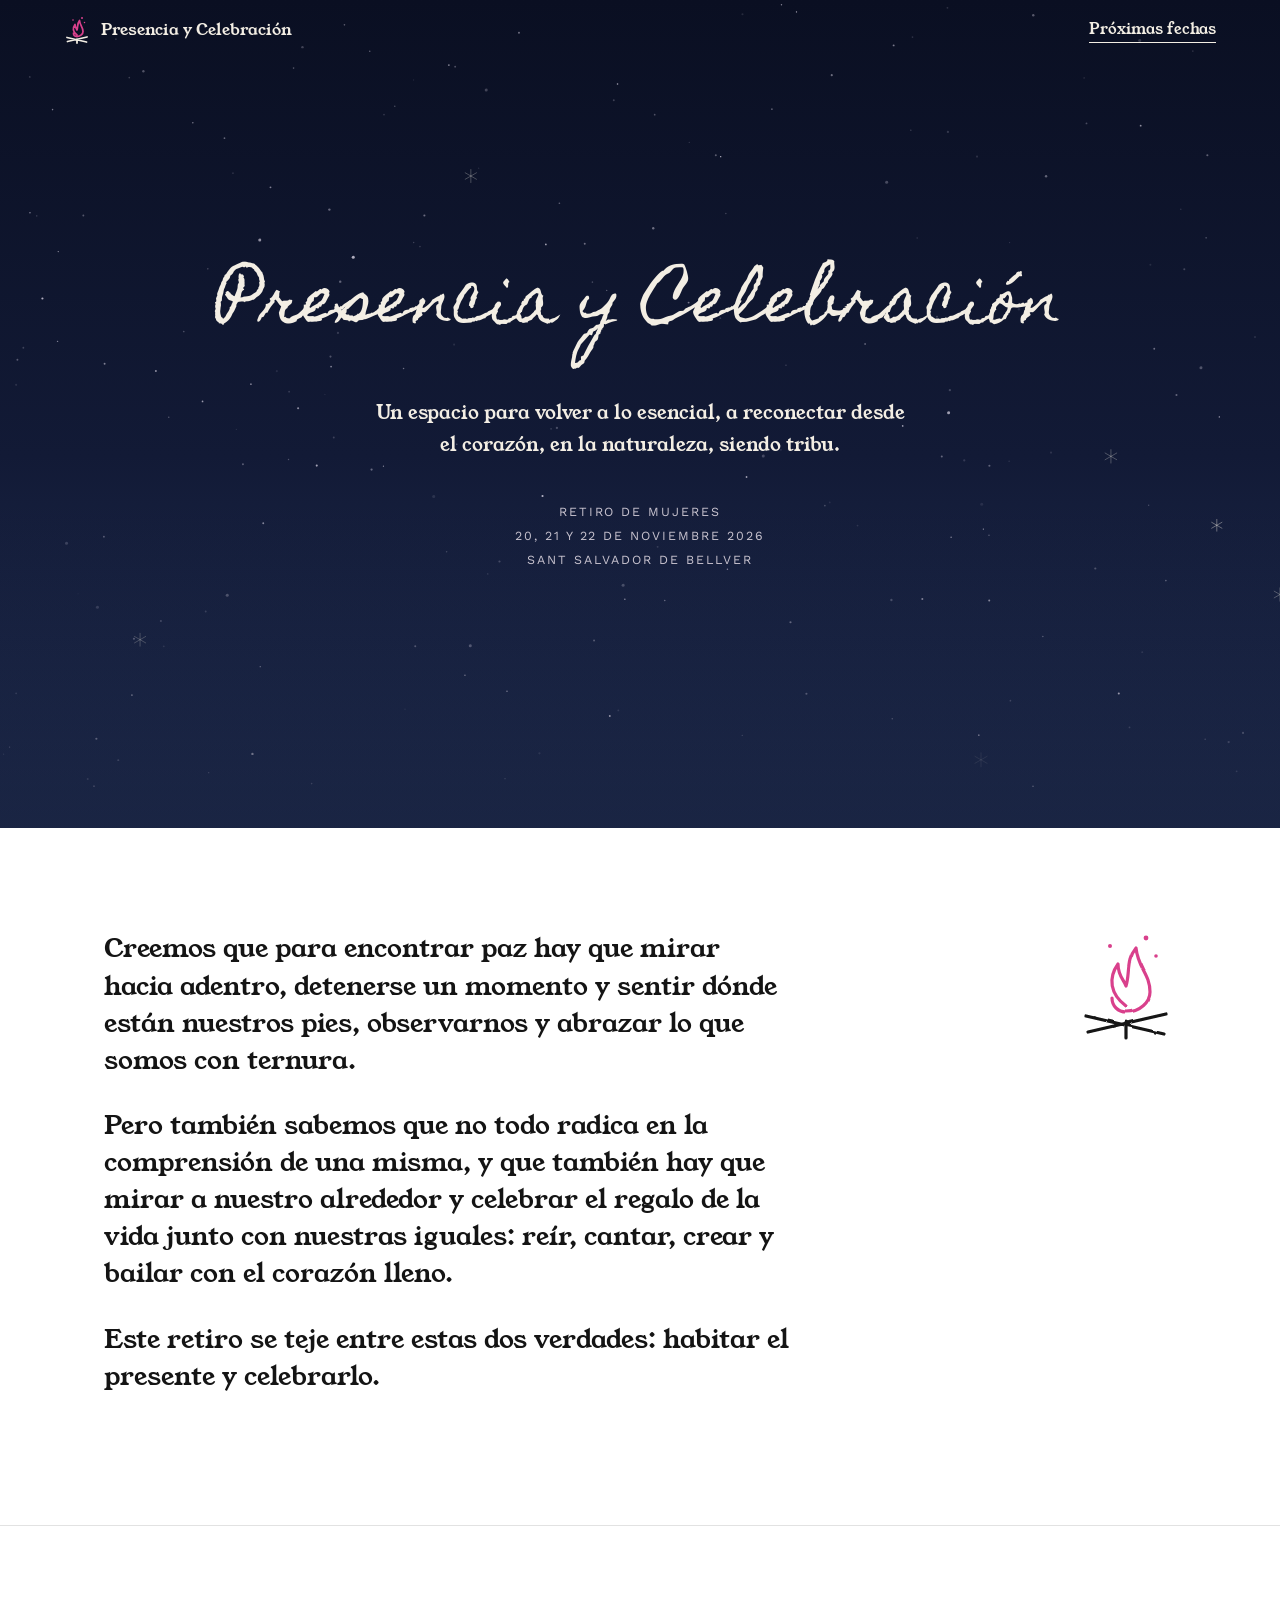
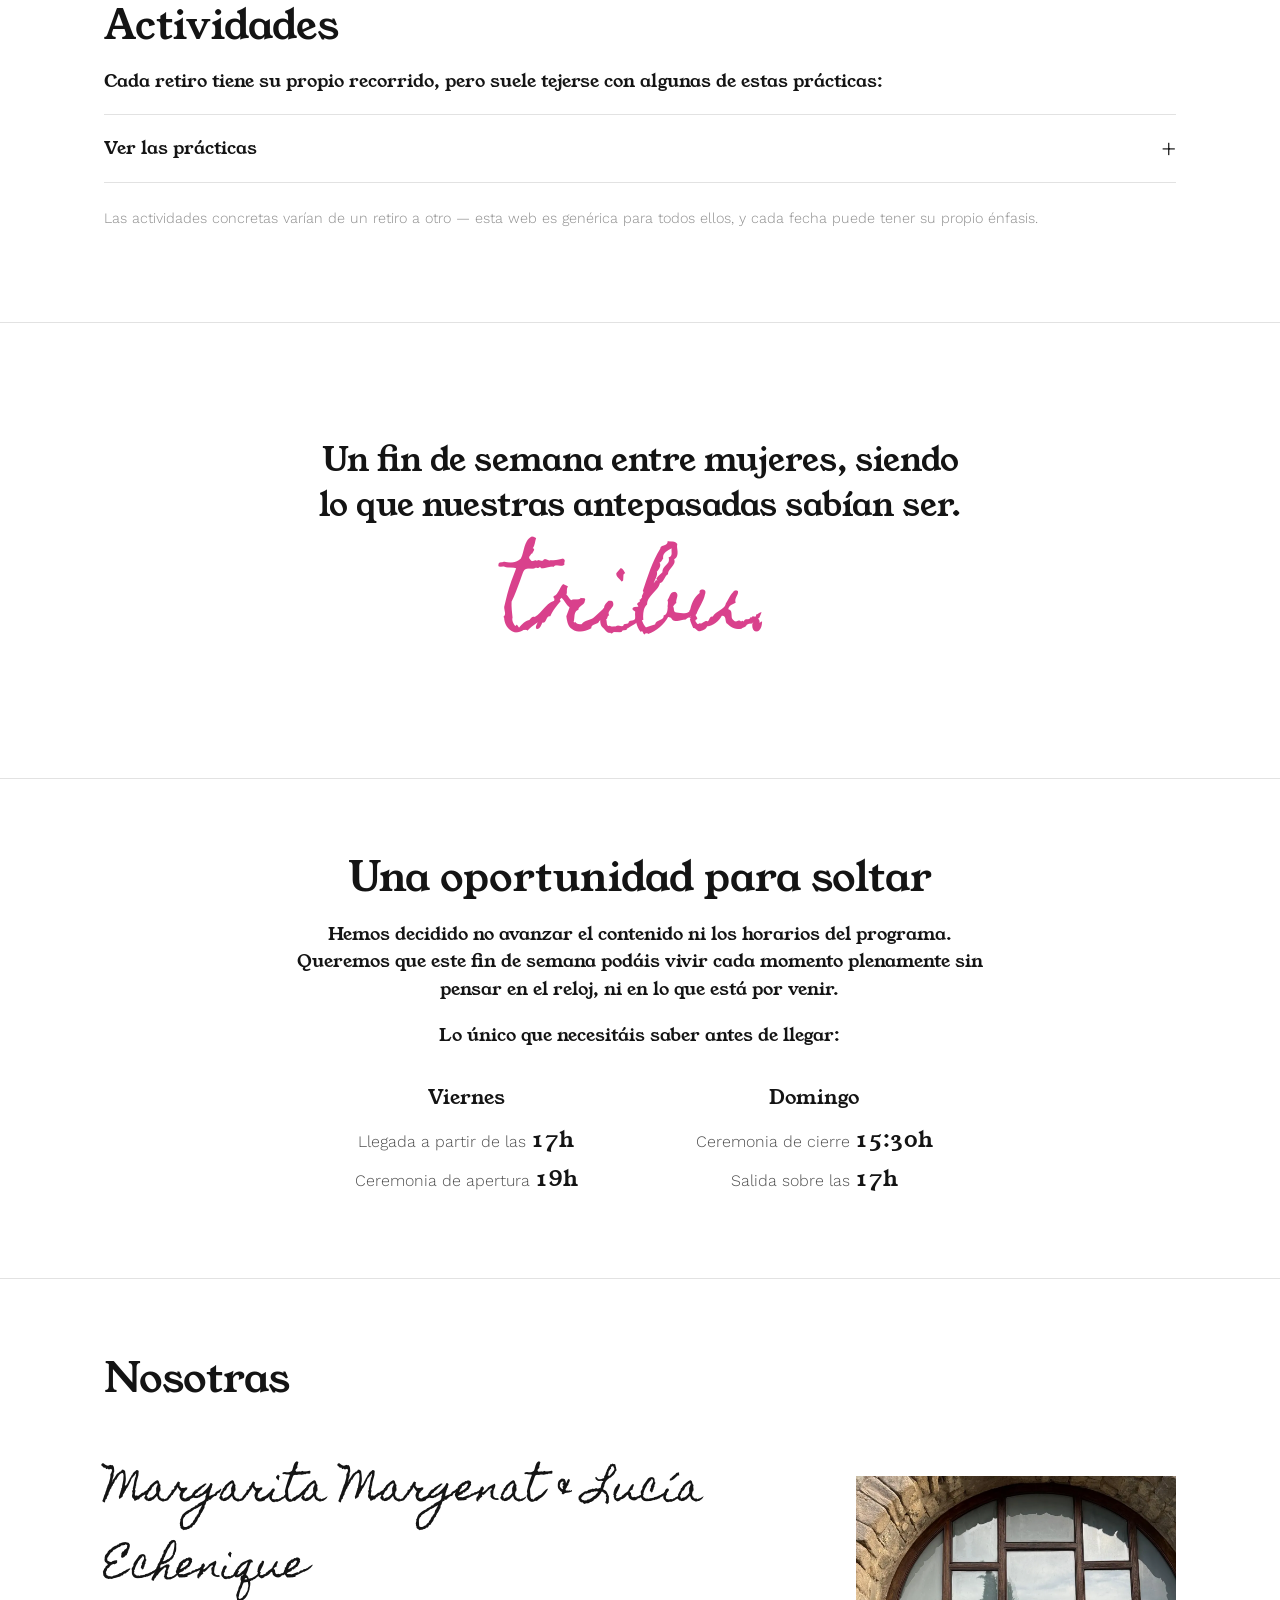
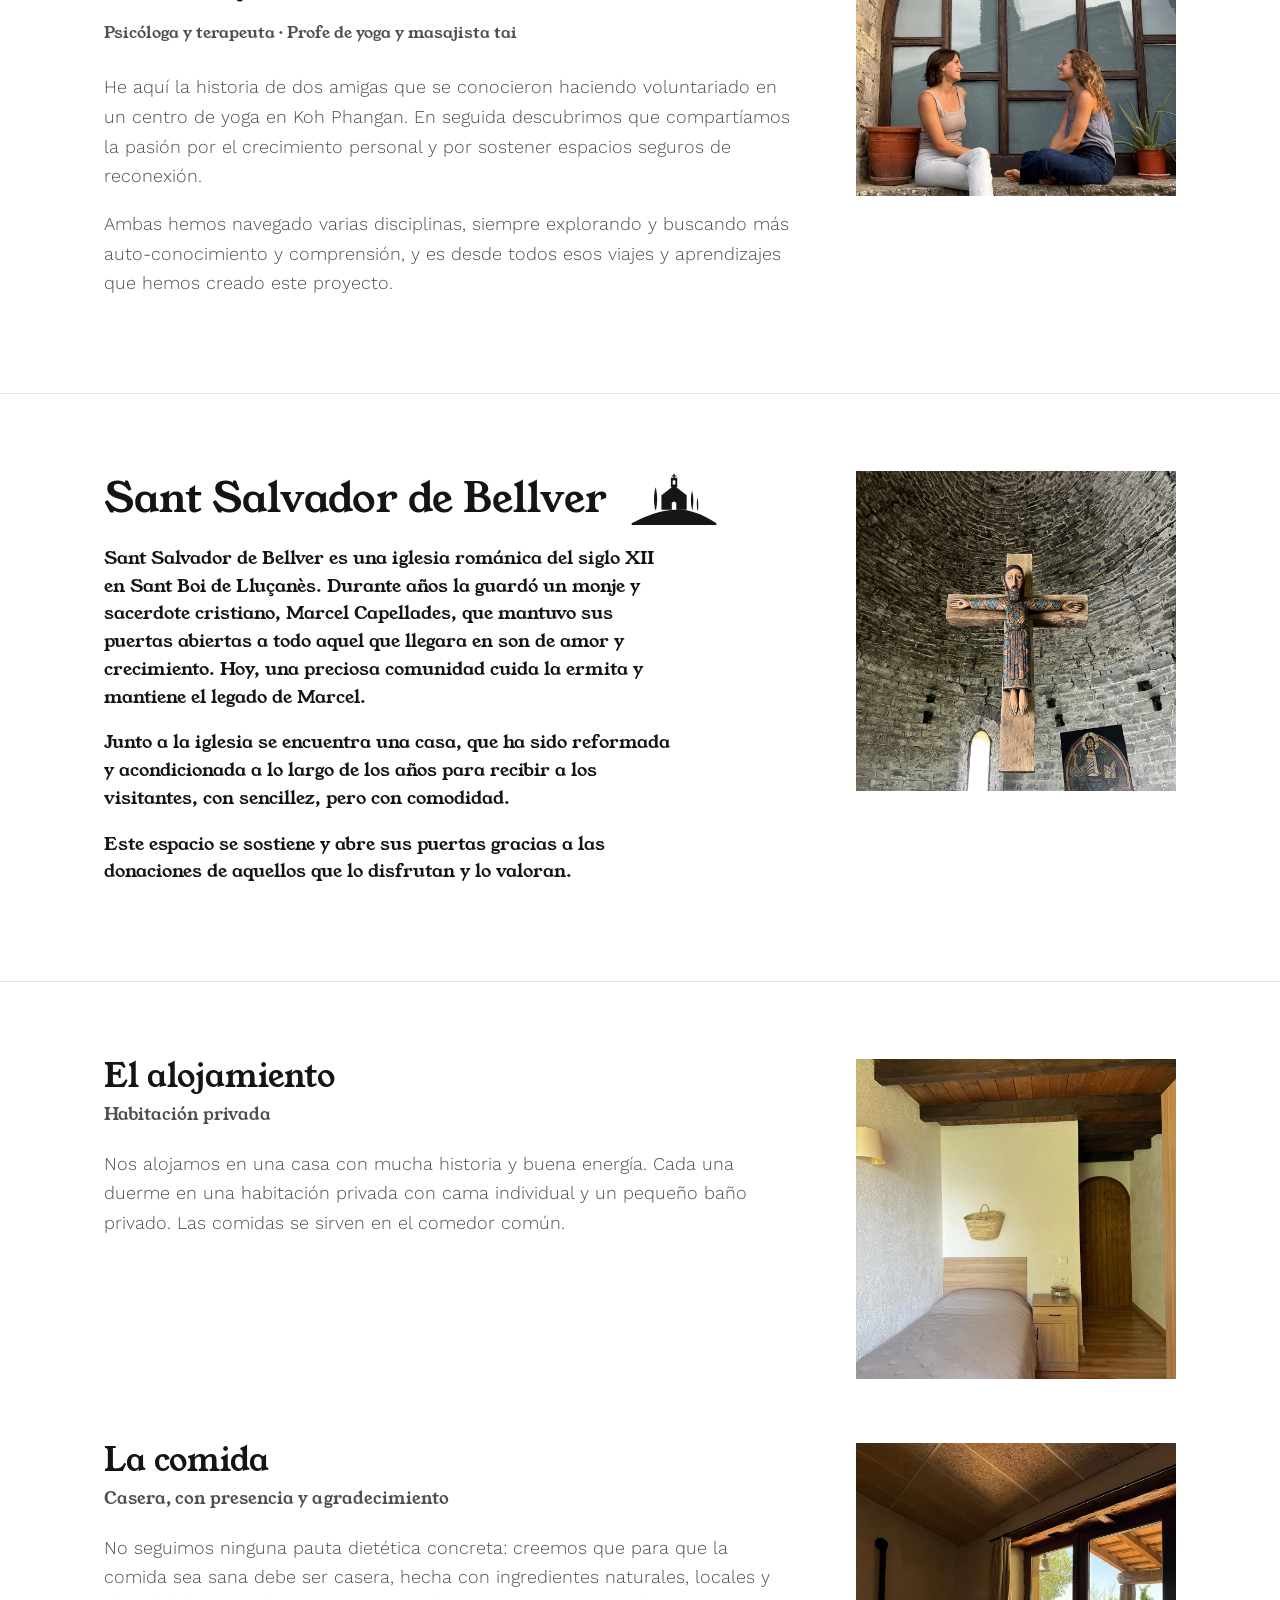
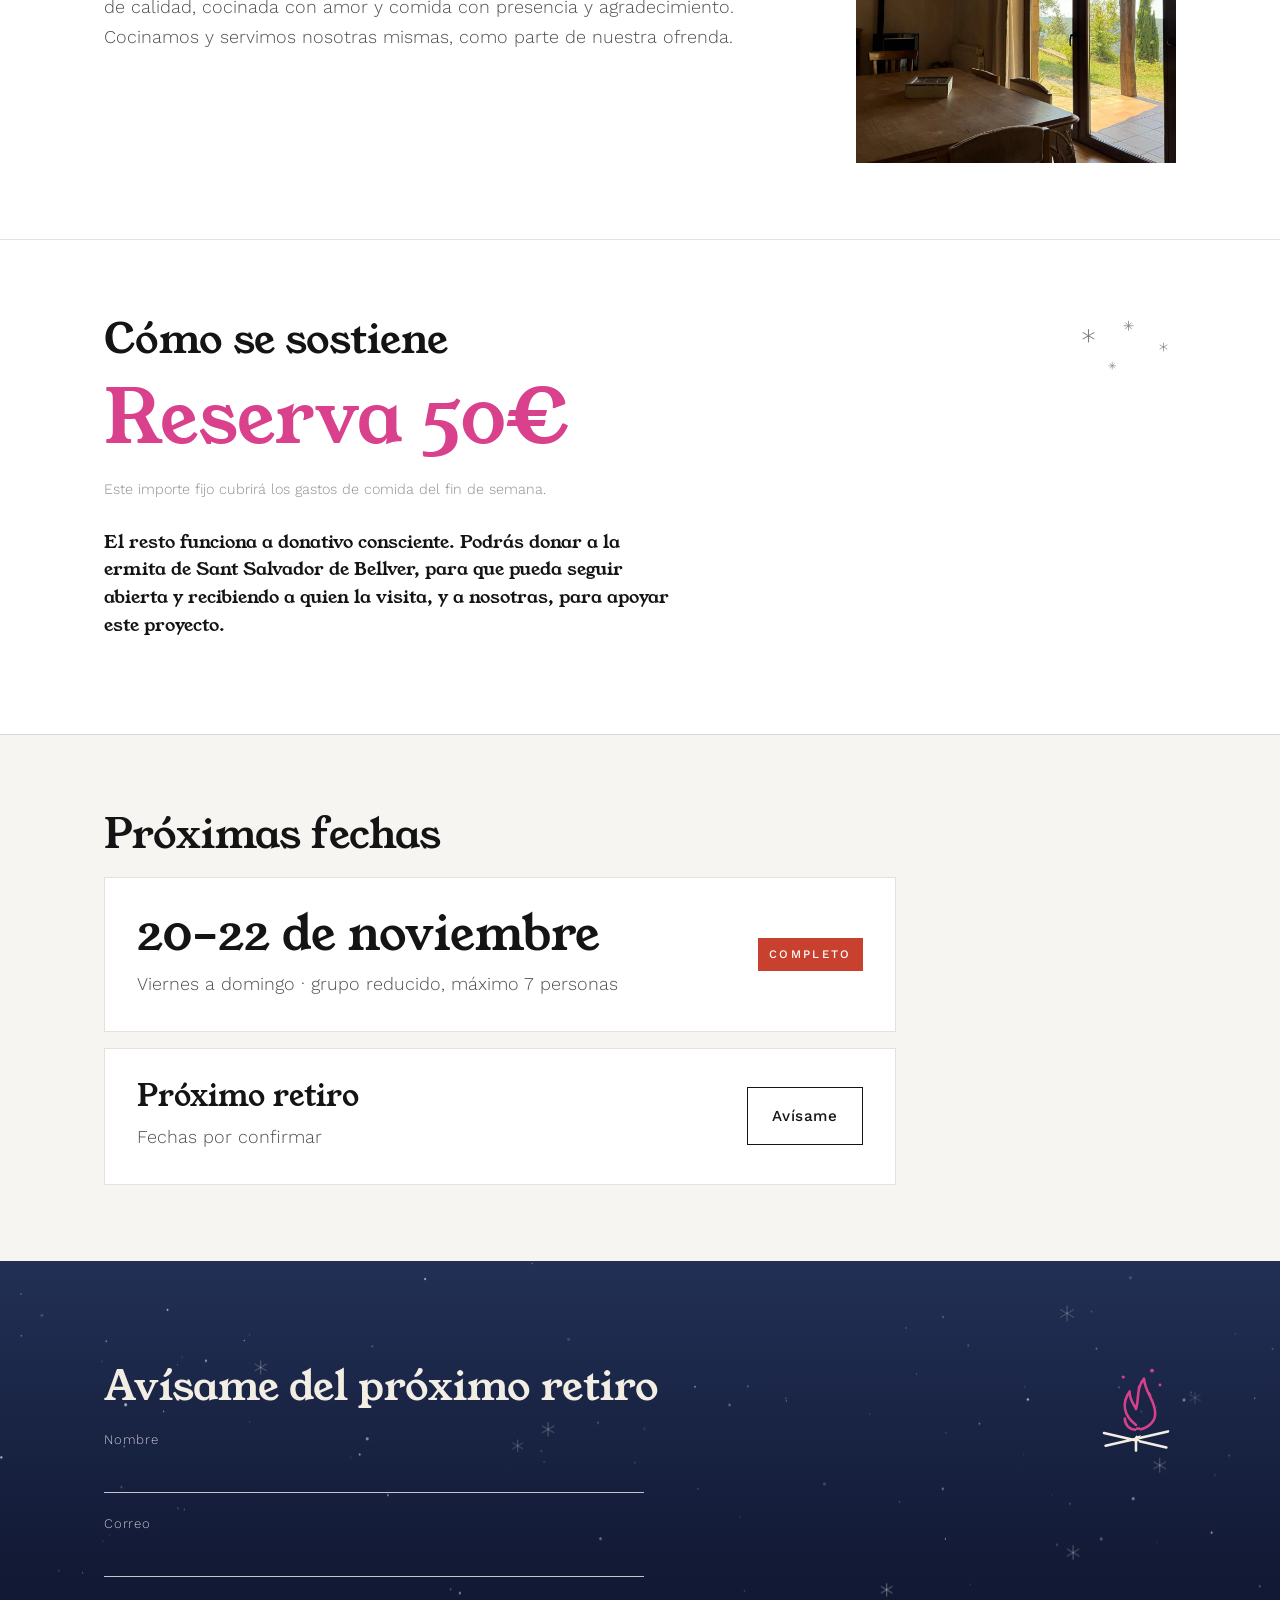
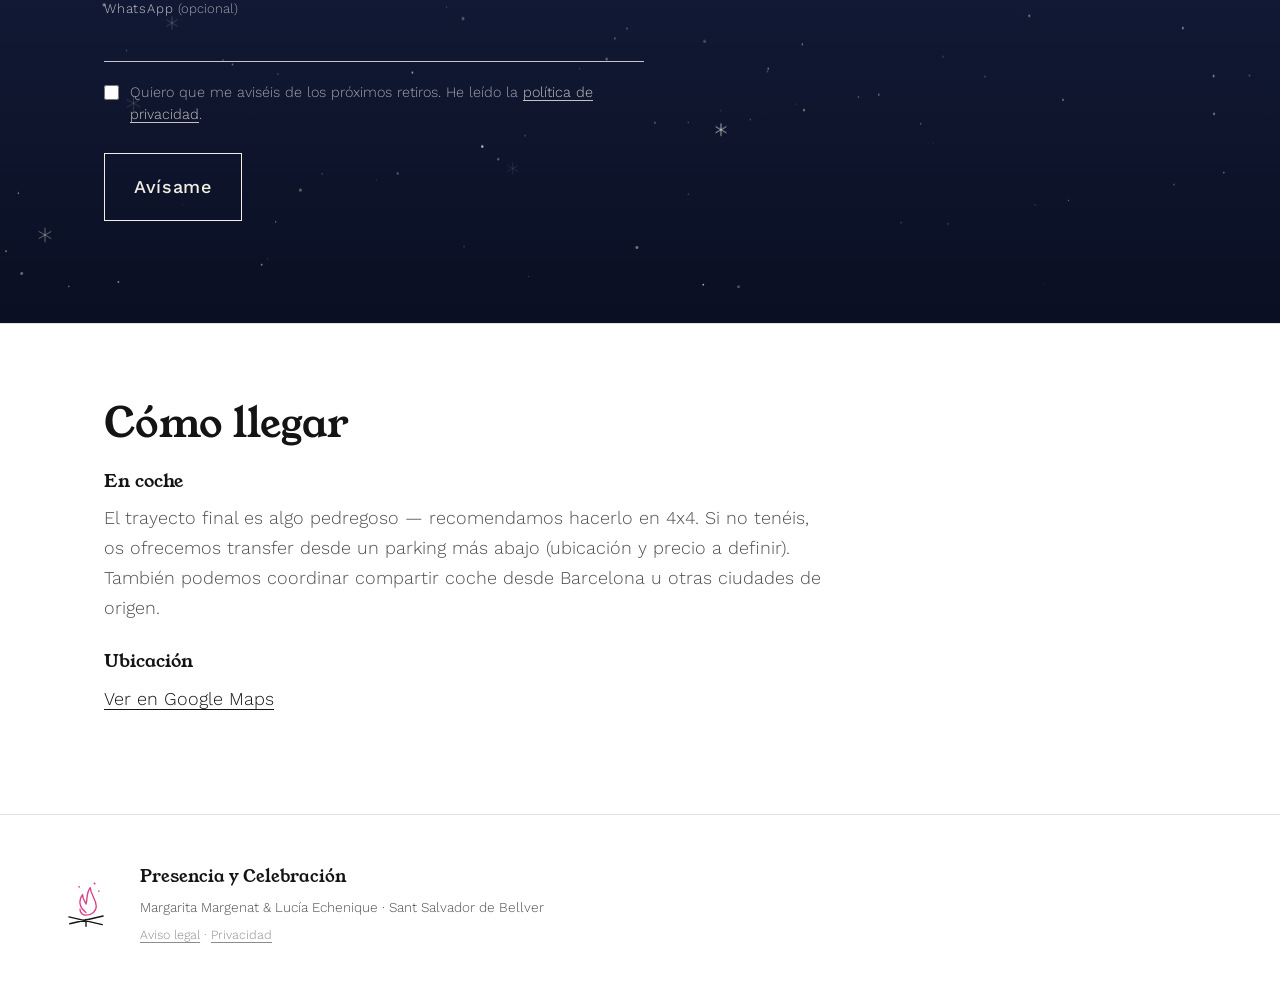
<file: index.html>
<!DOCTYPE html>
<html lang="es">
<head>
<meta charset="UTF-8">
<meta name="viewport" content="width=device-width, initial-scale=1.0, viewport-fit=cover">
<title>Presencia y Celebración · Retiro de Mujeres · Sant Salvador de Bellver</title>
<meta name="description" content="Retiro de mujeres en la ermita de Sant Salvador de Bellver. Presencia, conexión, celebración y creación en grupo reducido. Con Margarita Margenat y Lucía Echenique.">
<link rel="canonical" href="https://www.tribuconecta.site/">
<link rel="icon" href="favicon.svg?v=hoguera" type="image/svg+xml">
<link rel="icon" type="image/png" sizes="32x32" href="favicon-32.png?v=hoguera">
<link rel="apple-touch-icon" sizes="180x180" href="favicon-180.png?v=hoguera">
<meta name="theme-color" content="#0A0F22">
<meta property="og:type" content="website">
<meta property="og:title" content="Presencia y Celebración · Retiro de mujeres">
<meta property="og:description" content="Un espacio para volver a lo esencial, a reconectar desde el corazón, en la naturaleza, siendo tribu. 20, 21 y 22 de noviembre 2026, Sant Salvador de Bellver.">
<meta property="og:image" content="https://www.tribuconecta.site/og.jpg">
<meta property="og:url" content="https://www.tribuconecta.site/">
<meta property="og:locale" content="es_ES">
<meta name="twitter:card" content="summary_large_image">
<link rel="preload" href="fonts/young-serif-400.woff2" as="font" type="font/woff2" crossorigin>
<link rel="preload" href="fonts/homemade-apple-400.woff2" as="font" type="font/woff2" crossorigin>
<link rel="preload" href="fonts/work-sans-300.woff2" as="font" type="font/woff2" crossorigin>
<style>
@font-face{font-family:'Young Serif';font-style:normal;font-weight:400;font-display:block;src:url(fonts/young-serif-400.woff2) format('woff2')}
@font-face{font-family:'Homemade Apple';font-style:normal;font-weight:400;font-display:block;src:url(fonts/homemade-apple-400.woff2) format('woff2')}
@font-face{font-family:'Work Sans';font-style:normal;font-weight:300;font-display:block;src:url(fonts/work-sans-300.woff2) format('woff2')}
@font-face{font-family:'Work Sans';font-style:normal;font-weight:400;font-display:block;src:url(fonts/work-sans-400.woff2) format('woff2')}
@font-face{font-family:'Work Sans';font-style:normal;font-weight:500;font-display:block;src:url(fonts/work-sans-500.woff2) format('woff2')}
html{color-scheme:light} body{margin:0} img{max-width:100%} [hidden]{display:none!important}
</style>
<script type="application/ld+json">
{"@context":"https://schema.org","@type":"Event","name":"Presencia y Celebración · Retiro de mujeres","startDate":"2026-11-20T17:00","endDate":"2026-11-22T17:00","eventAttendanceMode":"https://schema.org/OfflineEventAttendanceMode","eventStatus":"https://schema.org/EventScheduled","offers":{"@type":"Offer","price":"50","priceCurrency":"EUR","availability":"https://schema.org/SoldOut","url":"https://www.tribuconecta.site/#contacto"},"location":{"@type":"Place","name":"Ermita de Sant Salvador de Bellver","address":{"@type":"PostalAddress","addressLocality":"Sant Boi de Lluçanès","addressRegion":"Barcelona","addressCountry":"ES"}},"image":"https://www.tribuconecta.site/og.jpg","description":"Retiro de mujeres en la ermita de Sant Salvador de Bellver. Presencia, conexión, celebración y creación en grupo reducido.","organizer":{"@type":"Organization","name":"Presencia y Celebración · Margarita Margenat y Lucía Echenique","url":"https://www.tribuconecta.site/"},"url":"https://www.tribuconecta.site/"}
</script>
</head>
<body>
<style>
/* v8. Noche de estrellas (portada), atardecer con "tribu." (cierre del manifiesto), día blanco
   para leer, y la noche vuelve al final con la reserva. Young Serif para títulos y frases,
   Work Sans para párrafos y listas, manuscrita solo en portada, nombres y "tribu.".
   Dibujos a tinta: hoguera y ermita en línea; estrellas de palitos pequeñas. Fotos enteras, pequeñas. */
:root{
  --fondo:#FFFFFF; --fondo-2:#F6F5F2; --tinta:#141414; --tinta-2:#4F4F4F; --plata:#8C8C8C;
  --acento:#D9418C; --rojo:#C8402E; --line:rgba(20,20,20,.12);
  --noche:#0A0F22; --noche-2:#121A36; --hueso:#F3EEE4; --hueso-2:#C8C3CF;
  --serif:'Young Serif',Georgia,serif; --mano:'Homemade Apple',cursive; --sans:'Work Sans',system-ui,sans-serif;
  --gutter:clamp(20px,5vw,80px);
  color-scheme:light;
}
*{box-sizing:border-box}
html{scroll-behavior:smooth}
body{margin:0;background:var(--fondo);color:var(--tinta);font-family:var(--sans);font-weight:300;font-size:18px;line-height:1.65;-webkit-font-smoothing:antialiased;overflow-x:hidden;transition:background-color .5s,color .5s}
img{max-width:100%;display:block}
a{color:inherit}
p{margin:0 0 1em;color:var(--tinta-2)}
h1,h2,h3{font-family:var(--serif);font-weight:400;line-height:1.12;margin:0;color:var(--tinta);text-wrap:balance}
h2{font-size:clamp(1.7rem,3.2vw,2.6rem);margin-bottom:1.2rem}
h3{font-size:clamp(1.4rem,2.6vw,2rem);margin-bottom:.2em}
.ermita-titulo{display:inline-block;width:2.2em;height:auto;vertical-align:-.35em;margin-left:.3em}
b{font-weight:500;color:inherit}
.wrap{padding-inline:var(--gutter);max-width:1200px;margin-inline:auto}
.lede{font-family:var(--serif);font-size:clamp(1.05rem,1.4vw,1.2rem);line-height:1.55;max-width:32em;color:var(--tinta)}
.small-note{font-size:.9rem;max-width:34em;color:var(--plata)}
.btn{display:inline-block;padding:1em 1.6em;border:1px solid var(--tinta);color:var(--tinta);text-decoration:none;font-weight:500;letter-spacing:.04em;font-size:.95rem;transition:background .3s,color .3s}
.btn:hover,.btn:focus-visible{background:var(--tinta);color:var(--fondo)}
:focus-visible{outline:2px solid var(--acento);outline-offset:4px}
.dibujo{color:var(--tinta)}
.dibujo .llama{stroke:var(--acento)}
.dibujo .chispa{fill:var(--acento)}
.estrellas{color:var(--tinta);opacity:.55;width:100px;height:60px;display:block}

/* bloques: texto a la izquierda, foto o dibujo a la derecha, todo quieto */
.bloque{border-top:1px solid var(--line);padding-block:clamp(3rem,6vw,5rem)}
.bloque .wrap{display:grid;grid-template-columns:minmax(0,1fr) 320px;gap:2rem 4rem;align-items:start}
.bloque.ancho .wrap{display:block}
.bloque.ancho .lede{max-width:40em}
.lado{width:100%;display:grid;gap:1.2rem;align-content:start}
.foto{width:100%;aspect-ratio:1/1;overflow:hidden;margin:0}
.foto img{width:100%;height:100%;object-fit:cover}

/* cabecera */
.nav{position:fixed;top:env(safe-area-inset-top,0px);left:0;right:0;z-index:40;padding:1rem var(--gutter);display:flex;justify-content:space-between;align-items:center;font-size:.85rem;color:var(--hueso);transition:color .4s,background .4s}
.nav.claro{color:var(--tinta);background:color-mix(in srgb,var(--fondo) 90%,transparent);backdrop-filter:blur(8px);-webkit-backdrop-filter:blur(8px)}
.nav a{text-decoration:none}
.nav .logo{display:flex;align-items:center;gap:.7em;font-family:var(--serif);font-size:1rem}
.nav .logo svg{width:26px;height:28px;color:inherit}
.nav .cta{font-family:var(--serif);font-size:.95rem;border-bottom:1px solid currentColor}

/* portada: solo firmamento */
.hero{position:relative;height:92svh;min-height:520px;overflow:hidden;display:grid;align-items:center;color:var(--hueso);isolation:isolate}
.hero .fondo{position:absolute;inset:0;z-index:-2;background:linear-gradient(180deg,#0A0F22 0%,#121A36 55%,#223055 100%)}
.hero .fondo canvas{position:absolute;inset:0;width:100%;height:100%}
.hero::before{content:"";position:absolute;inset:0;z-index:-1;background:linear-gradient(180deg,rgba(10,15,34,0) 60%,rgba(10,15,34,.35) 100%)}
.hero-in{position:relative;width:100%;max-width:1200px;margin-inline:auto;padding:3rem var(--gutter);display:grid;justify-items:center;text-align:center;gap:2.5rem}
.hero-title{font-family:var(--mano);font-weight:400;font-size:clamp(2rem,5vw,4.2rem);line-height:1.6;color:var(--hueso);margin:0 0 .6em}
.hero-line{font-family:var(--serif);font-size:clamp(1rem,1.5vw,1.25rem);color:var(--hueso);max-width:28em;margin:0 auto}
.hero-meta{font-family:var(--sans);font-weight:400;font-size:.78rem;letter-spacing:.16em;text-transform:uppercase;color:var(--hueso-2);text-align:center;line-height:1.9;margin:0}
.hero-meta span{display:block}
.fade{opacity:0;transform:translateY(12px);transition:opacity 1.6s ease .4s,transform 1.6s ease .4s}
.ready .fade{opacity:1;transform:none}

/* intención */
.intencion{border-top:0;padding-block:clamp(4rem,8vw,7rem)}
.intencion .mp{font-family:var(--serif);font-size:clamp(1.25rem,2vw,1.6rem);line-height:1.45;color:var(--tinta);max-width:28em;margin:0 0 1.1em}
.intencion .lado .dibujo{margin-left:auto}

/* tribu: el atardecer a pantalla entera, cierre del manifiesto */
.tribu{position:relative;padding-block:clamp(4rem,9vw,8rem);text-align:center;border-top:1px solid var(--line)}
.tribu blockquote{margin:0 auto;padding:0 var(--gutter);max-width:24em;font-family:var(--serif);font-size:clamp(1.3rem,2.6vw,2.1rem);line-height:1.35;color:var(--tinta)}
.tribu blockquote span{display:block}
.tribu .big{font-family:var(--mano);font-size:clamp(2.6rem,7vw,5.6rem);line-height:1.2;margin-top:.3em;color:var(--acento)}

/* actividades */
.despliega{margin:0 0 1.5rem;max-width:40em}
.despliega summary{list-style:none;cursor:pointer;display:flex;align-items:center;justify-content:space-between;gap:1em;padding:1em 0;border-top:1px solid var(--line);border-bottom:1px solid var(--line);font-family:var(--serif);font-size:1.15rem;color:var(--tinta)}
.despliega summary::-webkit-details-marker{display:none}
.despliega summary::after{content:"+";font-family:var(--sans);font-weight:300;font-size:1.6rem;line-height:1}
.despliega[open] summary::after{content:"–"}
.despliega[open] summary{border-bottom-color:transparent}
.acts{list-style:none;margin:.5rem 0 1.5rem;padding:0;font-family:var(--sans);font-weight:300;font-size:1.1rem;line-height:1.5;color:var(--tinta)}
.acts li{border-bottom:1px solid var(--line);padding:.5em 0}
.activities-note{font-size:.9rem;max-width:30em;color:var(--plata)}
/* actividades: a todo el ancho (sin vídeo desde el 2026-11-04) */
#actividades .lede,#actividades .despliega,#actividades .activities-note{max-width:none}
.ventana{width:100%;aspect-ratio:1/1;overflow:hidden}
.ventana video{width:100%;height:100%;object-fit:cover}

/* programa: a lo ancho, con el horizonte */
.horizonte{display:grid;grid-template-columns:1fr 1fr;gap:2rem 3rem;margin-top:2rem;max-width:36em}
.dia .day-name{font-family:var(--serif);font-size:1.25rem;display:block;margin-bottom:.6rem;color:var(--tinta)}
.dia p{margin:0 0 .4em;font-size:1rem;line-height:1.5}
.dia b{font-family:var(--serif);font-weight:400;font-size:1.35em;color:var(--tinta);font-variant-numeric:tabular-nums;white-space:nowrap}

#horario .wrap{text-align:center}
#horario .lede{margin-inline:auto}
#horario .horizonte{margin-inline:auto}
@media (max-width:860px){#horario .wrap{text-align:left}#horario .lede,#horario .horizonte{margin-inline:0}}

/* nosotras: título, foto, texto (en móvil en ese orden) */
.nosotras .wrap{grid-template-areas:"titulo lado" "texto lado";align-items:center}
.nosotras h2{grid-area:titulo}
.nosotras .texto{grid-area:texto}
.nosotras .lado{grid-area:lado}
.nosotras .foto img{object-position:50% 68%}
.host-names{font-family:var(--mano);font-size:clamp(1.5rem,3vw,2.4rem);line-height:2;margin:0 0 .35em;color:var(--tinta)}
.role{display:block;font-family:var(--serif);font-size:1rem;color:var(--tinta-2);margin-bottom:1.6rem}

/* casa: una sección, dos partes */
.casa .wrap{display:block}
.casa .row{display:grid;grid-template-columns:minmax(0,1fr) 320px;gap:2rem 4rem;align-items:start}
.casa .row+.row{margin-top:clamp(2.5rem,5vw,4rem)}
.feature-subtitle{font-family:var(--serif);color:var(--tinta-2);font-size:1.05rem;margin:0 0 1.2em}

/* sostiene y fechas */
.donativo-line{font-family:var(--serif);font-size:clamp(2.4rem,6vw,4.6rem);line-height:1;margin:0 0 .3em;color:var(--acento)}
.highlight-inline{font-family:var(--serif);color:var(--tinta)}
.fechas{background:var(--fondo-2)}
.date-row{display:grid;grid-template-columns:1fr auto;gap:1.5rem 3rem;align-items:center;border:1px solid var(--line);padding:2rem;background:var(--fondo);max-width:44em}
.date-row .when{font-family:var(--serif);font-size:clamp(1.7rem,3.8vw,3rem);line-height:1}
.date-row .meta{margin-top:.6em;color:var(--tinta-2)}
.date-row.proximo{margin-top:1rem}
.date-row.proximo .when{font-size:clamp(1.3rem,2.6vw,1.9rem)}
.status{display:inline-block;background:var(--rojo);color:#fff;padding:.6em 1em;font-size:.72rem;letter-spacing:.2em;text-transform:uppercase;font-weight:500}

/* reserva: la noche vuelve */
.reserva{position:relative;color:var(--hueso);background:linear-gradient(180deg,#223055 0%,#121A36 45%,#0A0F22 100%);padding-block:clamp(4rem,8vw,7rem);isolation:isolate}
.reserva .fondo{position:absolute;inset:0;z-index:-1}
.reserva .fondo canvas{position:absolute;inset:0;width:100%;height:100%}
.reserva h2{color:var(--hueso)}
.reserva p{color:var(--hueso-2)}
.reserva .lede{color:var(--hueso)}
.reserva .btn{border-color:var(--hueso);color:var(--hueso)}
.reserva .btn:hover{background:var(--hueso);color:var(--noche)}
.reserva .acciones{display:flex;flex-wrap:wrap;gap:1.5rem 2.5rem;align-items:center;margin:1.5rem 0 1rem}
.reserva .dibujo{color:var(--hueso);width:80px;height:90px;justify-self:end}
.reserva .wrap{display:grid;grid-template-columns:minmax(0,1fr) 320px;gap:2rem 4rem;align-items:start}
.reserva .btn{font:inherit;font-weight:500;background:none;cursor:pointer}
.reserva .btn:disabled{opacity:.6;cursor:default}
.avisame{display:grid;gap:1.3rem;max-width:30em;margin-top:.6rem}
.avisame .campo{display:grid;gap:.3rem}
.avisame label{font-size:.82rem;letter-spacing:.06em;color:var(--hueso-2)}
.avisame label span{letter-spacing:0;opacity:.8}
.avisame input[type="text"],.avisame input[type="email"],.avisame input[type="tel"],.avisame select{all:unset;box-sizing:border-box;display:block;width:100%;font-weight:300;font-size:1.05rem;line-height:1.4;padding:.4rem 0;border-bottom:1px solid var(--hueso-2);color:var(--hueso);border-radius:0}
.avisame select{cursor:pointer;padding-right:1.4em;background:url("data:image/svg+xml,%3Csvg xmlns='http://www.w3.org/2000/svg' viewBox='0 0 10 6'%3E%3Cpath d='M1 1l4 4 4-4' fill='none' stroke='%23C8C3CF' stroke-width='1.3' stroke-linecap='round'/%3E%3C/svg%3E") no-repeat right .1em center/.62em auto}
.avisame select option{color:#141414;background:#fff}
.avisame input:focus-visible,.avisame select:focus-visible{outline:none;border-bottom-color:var(--hueso)}
.avisame input:-webkit-autofill{-webkit-text-fill-color:var(--hueso);-webkit-box-shadow:0 0 0 1000px #121A36 inset;caret-color:var(--hueso)}
.avisame .consiente{display:flex;gap:.7rem;align-items:flex-start;font-size:.9rem;line-height:1.5;color:var(--hueso-2);letter-spacing:0;cursor:pointer}
.avisame .consiente input{flex:none;width:1.1em;height:1.1em;margin:.2em 0 0;accent-color:var(--hueso)}
.avisame .consiente a{color:var(--hueso);text-decoration:none;border-bottom:1px solid currentColor}
.avisame .trampa{position:absolute;left:-9999px;width:1px;height:1px;overflow:hidden}
.avisame .acciones{margin:.4rem 0 0}
.avisame .mal{color:#F2A28C}
.reserva .gracias{font-family:var(--serif);font-size:1.15rem;color:var(--hueso);margin-top:2rem}

/* acceso y pie */
.access-item{margin-bottom:1.5rem;max-width:40em}
.access-item .label{display:block;font-family:var(--serif);font-size:1.15rem;margin-bottom:.4em}
.cta-link{text-decoration:none;border-bottom:1px solid var(--tinta);color:var(--tinta)}
footer{padding:3rem var(--gutter);border-top:1px solid var(--line);display:grid;grid-template-columns:auto 1fr;gap:2rem;align-items:center;font-size:.85rem;color:var(--tinta-2)}
footer .marca{width:44px;height:48px}
footer .fname{font-family:var(--serif);font-size:1.05rem;color:var(--tinta);display:block;margin-bottom:.3em}
footer .legal{display:block;margin-top:.5em;font-size:.78rem;color:var(--plata)}
footer .legal a{color:inherit;text-decoration:none;border-bottom:1px solid currentColor}
footer .legal a:hover,footer .legal a:focus-visible{color:var(--tinta)}



@media (max-width:860px){
  .bloque .wrap,.casa .row,.reserva .wrap{grid-template-columns:1fr;gap:1.5rem}
  .nosotras .wrap{grid-template-areas:"titulo" "lado" "texto";justify-items:center;text-align:center}
  .nosotras .texto p{max-width:34em}
  #actividades .lado,#lugar .lado,.casa .lado{justify-self:center}
  .lado,.casa .lado,.nosotras .lado{max-width:300px}
  .intencion .lado .dibujo{margin-left:0}
  .horizonte{gap:1.2rem}
  .dia b{font-size:1.7rem}
}
@media (max-width:560px){
  .horizonte{grid-template-columns:1fr;gap:1.6rem;max-width:none}
  .dia p{display:grid;grid-template-columns:1fr auto;gap:0 1rem;align-items:baseline;border-top:1px solid var(--line);padding:.45em 0;margin:0}
  .dia p:last-child{border-bottom:1px solid var(--line)}
  .dia .day-name{margin-bottom:.3rem}
  .reserva .dibujo{justify-self:start}
}
@media (max-width:860px){
}
@media (max-width:480px){
  .nav .logo span{display:none}
}
@media (prefers-reduced-motion:reduce){
  html{scroll-behavior:auto}
  .fade{opacity:1;transform:none;transition:none}
}
</style>
<svg width="0" height="0" style="position:absolute" aria-hidden="true"><defs>
<filter id="pulso" x="-10%" y="-10%" width="120%" height="120%"><feTurbulence type="fractalNoise" baseFrequency=".035" numOctaves="3" seed="7" result="n"/><feDisplacementMap in="SourceGraphic" in2="n" scale="2.4" xChannelSelector="R" yChannelSelector="G"/></filter>
<g id="hoguera" filter="url(#pulso)" fill="none" stroke-linecap="round" stroke-linejoin="round"><path d="M62,138 L140,120 M60,122 L138,140 M100,144 L100,128" stroke="currentColor" stroke-width="7"/><path class="llama" d="M100,112 C84,100 82,84 92,70 C92,82 98,86 100,92 C104,80 100,66 110,54 C112,74 124,80 124,98 C124,108 114,118 100,118 C92,118 86,112 86,104" style="stroke:var(--acento)" stroke-width="7"/><circle class="chispa" cx="120" cy="44" r="4" style="fill:var(--acento)"/><circle class="chispa" cx="84" cy="52" r="3.2" style="fill:var(--acento)"/><circle class="chispa" cx="130" cy="62" r="3" style="fill:var(--acento)"/></g>
<g id="hoguera-fina" filter="url(#pulso)" fill="none" stroke-linecap="round" stroke-linejoin="round"><path d="M62,138 L140,120 M60,122 L138,140 M100,144 L100,128" stroke="currentColor" stroke-width="3.2"/><path class="llama" d="M100,112 C84,100 82,84 92,70 C92,82 98,86 100,92 C104,80 100,66 110,54 C112,74 124,80 124,98 C124,108 114,118 100,118 C92,118 86,112 86,104" style="stroke:var(--acento)" stroke-width="3.2"/><circle class="chispa" cx="120" cy="44" r="2.4" style="fill:var(--acento)"/><circle class="chispa" cx="84" cy="52" r="2" style="fill:var(--acento)"/><circle class="chispa" cx="130" cy="62" r="1.8" style="fill:var(--acento)"/></g>
<filter id="sello" x="-10%" y="-10%" width="120%" height="120%"><feTurbulence type="fractalNoise" baseFrequency=".08" numOctaves="2" seed="3" result="n"/><feDisplacementMap in="SourceGraphic" in2="n" scale="3.2" xChannelSelector="R" yChannelSelector="G"/></filter>
<g id="ermita-sello" filter="url(#sello)" fill="currentColor"><path d="M72,116 L72,84 L100,62 L128,84 L128,116 Z"/><path d="M93,66 L93,45 L107,45 L107,66 Z"/><path d="M98.6,46 L98.6,36 L101.4,36 L101.4,46 Z M95,40 L105,40 L105,42.4 L95,42.4 Z"/><path d="M58,116 C55,100 54,84 59,66 C64,84 63,100 60,116 Z"/><path d="M140,116 C137,102 136,90 140,74 C144,90 143,102 141,116 Z"/><path d="M152,118 C150,108 150,98 152,88 C154,98 154,108 153,118 Z"/><path d="M6,146 C40,128 70,118 100,116 C130,114 160,124 194,146 L194,150 L6,150 Z"/><path style="fill:var(--fondo)" d="M97,60 L97,53 C97,50 103,50 103,53 L103,60 Z"/><path style="fill:var(--fondo)" d="M95,116 L95,102 C95,97 105,97 105,102 L105,116 Z"/></g>
<g id="palitos" fill="none" stroke="currentColor" stroke-width="1.5" stroke-linecap="round"><path d="M0,-9 L0,9 M-8,-4.5 L8,4.5 M-8,4.5 L8,-4.5"/></g>
<g id="palitos4" fill="none" stroke="currentColor" stroke-width="1.5" stroke-linecap="round"><path d="M0,-9 L0,9 M-9,0 L9,0 M-6,-6 L6,6 M-6,6 L6,-6"/></g>
<g id="cielo-chico" filter="url(#pulso)"><use href="#palitos" transform="translate(20,30) scale(1.1)"/><use href="#palitos4" transform="translate(84,14) scale(.8)"/><use href="#palitos" transform="translate(140,48) scale(.7)"/><use href="#palitos4" transform="translate(58,78) scale(.6)"/></g>
</defs></svg>

<nav class="nav" aria-label="Principal">
  <a href="#top" class="logo"><svg class="dibujo" viewBox="50 36 100 112" aria-hidden="true"><use href="#hoguera"/></svg><span>Presencia y Celebración</span></a>
  <a href="#fechas" class="cta">Próximas fechas</a>
</nav>

<header class="hero" id="top">
  <div class="fondo"><canvas class="cielo" aria-hidden="true"></canvas></div>
  <div class="hero-in fade">
    <div>
      <h1 class="hero-title">Presencia y Celebración</h1>
      <p class="hero-line">Un espacio para volver a lo esencial, a reconectar desde el corazón, en la naturaleza, siendo tribu.</p>
    </div>
    <p class="hero-meta"><span>Retiro de mujeres</span><span>20, 21 y 22 de noviembre 2026</span><span>Sant Salvador de Bellver</span></p>
  </div>
</header>

<section class="bloque intencion">
  <div class="wrap">
    <div>
      <p class="mp">Creemos que para encontrar paz hay que mirar hacia adentro, detenerse un momento y sentir dónde están nuestros pies, observarnos y abrazar lo que somos con ternura.</p>
      <p class="mp">Pero también sabemos que no todo radica en la comprensión de una misma, y que también hay que mirar a nuestro alrededor y celebrar el regalo de la vida junto con nuestras iguales: reír, cantar, crear y bailar con el corazón lleno.</p>
      <p class="mp">Este retiro se teje entre estas dos verdades: habitar el presente y celebrarlo.</p>
    </div>
    <div class="lado"><svg class="dibujo" viewBox="50 36 100 112" aria-hidden="true" style="width:100px;height:112px;margin-left:auto"><use href="#hoguera-fina"/></svg></div>
  </div>
</section>

<section class="bloque ancho" id="actividades">
  <div class="wrap">
    <div>
      <h2>Actividades</h2>
      <p class="lede">Cada retiro tiene su propio recorrido, pero suele tejerse con algunas de estas prácticas:</p>
      <details class="despliega">
        <summary><span>Ver las prácticas</span></summary>
        <ul class="acts">
          <li>Meditación · respiración · yoga · movimiento</li>
          <li>Visualizaciones</li>
          <li>Escritura</li>
          <li>Caminata consciente</li>
          <li>Dinámicas de grupo</li>
          <li>Baile</li>
          <li>Canto</li>
          <li>Juegos</li>
          <li>Sesiones de risa</li>
          <li>Arte y creación</li>
          <li>Talleres de masaje</li>
        </ul>
      </details>
      <p class="activities-note">Las actividades concretas varían de un retiro a otro — esta web es genérica para todos ellos, y cada fecha puede tener su propio énfasis.</p>
    </div>
  </div>
</section>

<section class="tribu">
  <blockquote><span>Un fin de semana entre mujeres, siendo lo que nuestras antepasadas sabían ser.</span><span class="big">tribu.</span></blockquote>
</section>

<section class="bloque ancho" id="horario">
  <div class="wrap">
    <h2>Una oportunidad para soltar</h2>
    <p class="lede">Hemos decidido no avanzar el contenido ni los horarios del programa. Queremos que este fin de semana podáis vivir cada momento plenamente sin pensar en el reloj, ni en lo que está por venir.</p>
    <p class="lede">Lo único que necesitáis saber antes de llegar:</p>
    <div class="horizonte">
      <div class="dia">
        <span class="day-name">Viernes</span>
        <p>Llegada a partir de las <b>17h</b></p>
        <p>Ceremonia de apertura <b>19h</b></p>
      </div>
      <div class="dia">
        <span class="day-name">Domingo</span>
        <p>Ceremonia de cierre <b>15:30h</b></p>
        <p>Salida sobre las <b>17h</b></p>
      </div>
    </div>
  </div>
</section>

<section class="bloque nosotras" id="nosotras">
  <div class="wrap">
    <h2>Nosotras</h2>
    <div class="texto">
      <p class="host-names">Margarita Margenat &amp; Lucía Echenique</p>
      <span class="role">Psicóloga y terapeuta · Profe de yoga y masajista tai</span>
      <p>He aquí la historia de dos amigas que se conocieron haciendo voluntariado en un centro de yoga en Koh Phangan. En seguida descubrimos que compartíamos la pasión por el crecimiento personal y por sostener espacios seguros de reconexión.</p>
      <p>Ambas hemos navegado varias disciplinas, siempre explorando y buscando más auto-conocimiento y comprensión, y es desde todos esos viajes y aprendizajes que hemos creado este proyecto.</p>
    </div>
    <div class="lado"><div class="foto"><img src="img/nosotras-arco.webp" alt="Margarita y Lucía riendo bajo el arco de la casa" loading="lazy"></div></div>
  </div>
</section>

<section class="bloque" id="lugar">
  <div class="wrap">
    <div>
      <h2 class="con-ermita">Sant Salvador de Bellver <svg class="dibujo ermita-titulo" viewBox="0 30 200 122" aria-hidden="true"><use href="#ermita-sello"/></svg></h2>
      <p class="lede">Sant Salvador de Bellver es una iglesia románica del siglo XII en Sant Boi de Lluçanès. Durante años la guardó un monje y sacerdote cristiano, Marcel Capellades, que mantuvo sus puertas abiertas a todo aquel que llegara en son de amor y crecimiento. Hoy, una preciosa comunidad cuida la ermita y mantiene el legado de Marcel.</p>
      <p class="lede">Junto a la iglesia se encuentra una casa, que ha sido reformada y acondicionada a lo largo de los años para recibir a los visitantes, con sencillez, pero con comodidad.</p>
      <p class="lede">Este espacio se sostiene y abre sus puertas gracias a las donaciones de aquellos que lo disfrutan y lo valoran.</p>
    </div>
    <div class="lado">
      <div class="foto"><img src="img/cristo.webp" alt="El Cristo románico de la ermita, bajo la bóveda de piedra" loading="lazy" style="object-position:50% 46%"></div>
    </div>
  </div>
</section>

<section class="bloque casa">
  <div class="wrap">
    <div class="row">
      <div>
        <h3>El alojamiento</h3>
        <p class="feature-subtitle">Habitación privada</p>
        <p>Nos alojamos en una casa con mucha historia y buena energía. Cada una duerme en una habitación privada con cama individual y un pequeño baño privado. Las comidas se sirven en el comedor común.</p>
      </div>
      <div class="lado"><div class="foto"><img src="img/cuarto.webp" alt="Habitación privada con cama individual" loading="lazy"></div></div>
    </div>
    <div class="row">
      <div>
        <h3>La comida</h3>
        <p class="feature-subtitle">Casera, con presencia y agradecimiento</p>
        <p>No seguimos ninguna pauta dietética concreta: creemos que para que la comida sea sana debe ser casera, hecha con ingredientes naturales, locales y de calidad, cocinada con amor y comida con presencia y agradecimiento. Cocinamos y servimos nosotras mismas, como parte de nuestra ofrenda.</p>
      </div>
      <div class="lado"><div class="foto"><img src="img/comedor.webp" alt="Comedor de la ermita, con vistas a las montañas" loading="lazy"></div></div>
    </div>
  </div>
</section>

<section class="bloque" id="precio">
  <div class="wrap">
    <div>
      <h2>Cómo se sostiene</h2>
      <p class="donativo-line">Reserva 50€</p>
      <p class="small-note">Este importe fijo cubrirá los gastos de comida del fin de semana.</p>
      <p class="lede" style="margin-top:1.5em"><span class="highlight-inline">El resto funciona a donativo consciente.</span> Podrás donar a la ermita de Sant Salvador de Bellver, para que pueda seguir abierta y recibiendo a quien la visita, y a nosotras, para apoyar este proyecto.</p>
    </div>
    <div class="lado"><svg class="estrellas" viewBox="0 0 160 96" aria-hidden="true" style="margin-left:auto"><use href="#cielo-chico"/></svg></div>
  </div>
</section>

<section class="bloque ancho fechas" id="fechas">
  <div class="wrap">
    <h2>Próximas fechas</h2>
    <div class="date-row">
      <div>
        <div class="when">20–22 de noviembre</div>
        <div class="meta">Viernes a domingo · grupo reducido, máximo 7 personas</div>
      </div>
      <span class="status">Completo</span>
    </div>
    <div class="date-row proximo">
      <div>
        <div class="when">Próximo retiro</div>
        <div class="meta">Fechas por confirmar</div>
      </div>
      <a class="btn" href="#contacto">Avísame</a>
    </div>
  </div>
</section>

<section class="reserva" id="contacto">
  <div class="fondo"><canvas class="cielo" aria-hidden="true"></canvas></div>
  <div class="wrap">
    <div>
      <h2>Avísame del próximo retiro</h2>
      <form class="avisame" id="avisame" action="/api/avisame" method="post" autocomplete="on" novalidate>
        <div class="campo"><label for="av-nombre">Nombre</label><input type="text" id="av-nombre" name="nombre" maxlength="120" autocomplete="name" required></div>
        <div class="campo"><label for="av-correo">Correo</label><input type="email" id="av-correo" name="correo" maxlength="200" autocomplete="email" inputmode="email" required></div>
        <div class="campo"><label for="av-whatsapp">WhatsApp <span>(opcional)</span></label><input type="tel" id="av-whatsapp" name="whatsapp" maxlength="30" autocomplete="tel" inputmode="tel"></div>
        <label class="consiente"><input type="checkbox" name="consiente" value="on" required><span>Quiero que me aviséis de los próximos retiros. He leído la <a href="/privacidad">política de privacidad</a>.</span></label>
        <div class="trampa" aria-hidden="true"><label>Web<input type="text" name="web" tabindex="-1" autocomplete="off"></label></div>
        <input type="hidden" name="t" value="">
        <div class="acciones"><button type="submit" class="btn">Avísame</button><p class="small-note" id="av-estado" aria-live="polite"></p></div>
      </form>
      <p class="small-note gracias" id="av-gracias" hidden>Recibido. Te escribiremos cuando tengamos fechas.</p>
    </div>
    <svg class="dibujo" viewBox="50 36 100 112" aria-hidden="true"><use href="#hoguera-fina"/></svg>
  </div>
</section>

<section class="bloque ancho" id="acceso">
  <div class="wrap">
    <h2>Cómo llegar</h2>
    <div class="access-item">
      <span class="label">En coche</span>
      <p>El trayecto final es algo pedregoso — recomendamos hacerlo en 4x4. Si no tenéis, os ofrecemos transfer desde un parking más abajo (ubicación y precio a definir). También podemos coordinar compartir coche desde Barcelona u otras ciudades de origen.</p>
    </div>
    <div class="access-item">
      <span class="label">Ubicación</span>
      <p><a class="cta-link" href="https://www.google.com/maps/search/?api=1&amp;query=Ermita+de+Sant+Salvador+de+Bellver" target="_blank" rel="noopener">Ver en Google Maps</a></p>
    </div>
  </div>
</section>

<footer>
  <svg class="marca dibujo" viewBox="50 36 100 112" aria-hidden="true"><use href="#hoguera-fina"/></svg>
  <div><span class="fname">Presencia y Celebración</span>Margarita Margenat &amp; Lucía Echenique · Sant Salvador de Bellver<span class="legal"><a href="/aviso-legal">Aviso legal</a> · <a href="/privacidad">Privacidad</a></span></div>
</footer>

<script>
(function(){
  var reduce = matchMedia('(prefers-reduced-motion: reduce)').matches;
  requestAnimationFrame(function(){ requestAnimationFrame(function(){ document.body.classList.add('ready'); }); });

  // Cabecera: clara sobre el día, hueso sobre la noche (portada, atardecer, reserva)
  var nav = document.querySelector('.nav'), oscuros = document.querySelectorAll('.hero, .reserva');
  function sobreOscuro(el){ var r = el.getBoundingClientRect(); return r.top < 60 && r.bottom > 60; }
  function estadoNav(){ var o = false; oscuros.forEach(function(el){ if (sobreOscuro(el)) o = true; }); nav.classList.toggle('claro', !o); }
  addEventListener('scroll', estadoNav, { passive: true }); addEventListener('resize', estadoNav); estadoNav();

  // Firmamentos: estrellas que respiran, alguna de palitos
  var dpr = Math.min(2, devicePixelRatio || 1);
  function cielo(c){
    var ctx = c.getContext('2d'), stars = [], W, H, host = c.parentElement.parentElement;
    function size(){
      var r = host.getBoundingClientRect(); W = r.width; H = r.height;
      c.width = W * dpr; c.height = H * dpr; ctx.setTransform(dpr, 0, 0, dpr, 0, 0);
      var n = Math.round(W * H / 5200); stars = [];
      for (var i = 0; i < n; i++) stars.push({ x: Math.random() * W, y: Math.random() * H * .95, r: Math.random() < .1 ? 1.5 : .6 + Math.random() * .6, a: .25 + Math.random() * .6, f: .25 + Math.random() * .8, p: Math.random() * 6.28, k: Math.random() < .035 });
    }
    function palitos(x, y, r, a){ ctx.globalAlpha = a; ctx.strokeStyle = '#F3EEE4'; ctx.lineWidth = 1; ctx.beginPath(); ctx.moveTo(x, y - r); ctx.lineTo(x, y + r); ctx.moveTo(x - r * .87, y - r * .5); ctx.lineTo(x + r * .87, y + r * .5); ctx.moveTo(x - r * .87, y + r * .5); ctx.lineTo(x + r * .87, y - r * .5); ctx.stroke(); }
    function draw(t){
      ctx.clearRect(0, 0, W, H);
      for (var i = 0; i < stars.length; i++) {
        var s = stars[i], a = reduce ? s.a : s.a * (.65 + .35 * Math.sin(t / 1000 * s.f + s.p));
        if (s.k) { palitos(s.x, s.y, 5 + s.r * 2, a); continue; }
        ctx.globalAlpha = a; ctx.fillStyle = '#E9E3F2'; ctx.beginPath(); ctx.arc(s.x, s.y, s.r, 0, 6.28); ctx.fill();
      }
      ctx.globalAlpha = 1; if (!reduce) requestAnimationFrame(draw);
    }
    size(); addEventListener('resize', function(){ size(); if (reduce) draw(0); }); draw(0);
  }
  document.querySelectorAll('canvas.cielo').forEach(cielo);

  // Avísame: envío sin recargar; sin JS el formulario va a /api/avisame y vuelve a /gracias
  (function(){
    var f = document.getElementById('avisame'); if (!f) return;
    var est = document.getElementById('av-estado'), btn = f.querySelector('button'), gracias = document.getElementById('av-gracias');
    f.elements.t.value = String(Date.now());
    function di(m, mal){ est.textContent = m; est.classList.toggle('mal', !!mal); }
    f.addEventListener('submit', function(ev){
      ev.preventDefault();
      var nombre = f.elements.nombre.value.trim(), correo = f.elements.correo.value.trim(), whatsapp = f.elements.whatsapp.value.trim();
      if (nombre.length < 2) { di('Dinos tu nombre.', true); f.elements.nombre.focus(); return; }
      if (!/^[^\s@]+@[^\s@]+\.[a-z]{2,}$/i.test(correo)) { di('Revisa el correo.', true); f.elements.correo.focus(); return; }
      if (whatsapp && !/^\d{7,15}$/.test(whatsapp.replace(/\D/g, ''))) { di('Revisa el WhatsApp (o déjalo en blanco).', true); f.elements.whatsapp.focus(); return; }
      if (!f.elements.consiente.checked) { di('Marca la casilla para que podamos avisarte.', true); return; }
      btn.disabled = true; di('Enviando…');
      fetch(f.action, { method: 'POST', headers: { 'content-type': 'application/json', 'accept': 'application/json' },
        body: JSON.stringify({ nombre: nombre, correo: correo, whatsapp: whatsapp, consiente: true, web: f.elements.web.value, t: Number(f.elements.t.value) }) })
        .then(function(r){ return r.json().then(function(j){ return { ok: r.ok, j: j }; }); })
        .then(function(res){
          if (!res.ok) throw new Error(res.j && res.j.error || 'error');
          f.hidden = true; gracias.hidden = false;
          if (res.j.ya) gracias.textContent = 'Ya te teníamos apuntada. Te escribiremos cuando tengamos fechas.';
        })
        .catch(function(e){
          var m = String(e.message);
          di(m === 'correo' ? 'Revisa el correo.' : m === 'nombre' ? 'Dinos tu nombre.' : m === 'whatsapp' ? 'Revisa el WhatsApp (o déjalo en blanco).' : 'No se ha podido enviar. Prueba otra vez en un momento.', true);
          btn.disabled = false;
        });
    });
  })();

  var v = document.querySelector('.ventana video');
  if (v && !reduce) { var pr = v.play(); if (pr && pr.catch) pr.catch(function(){}); }
})();
</script>

</body>
</html>
</file>
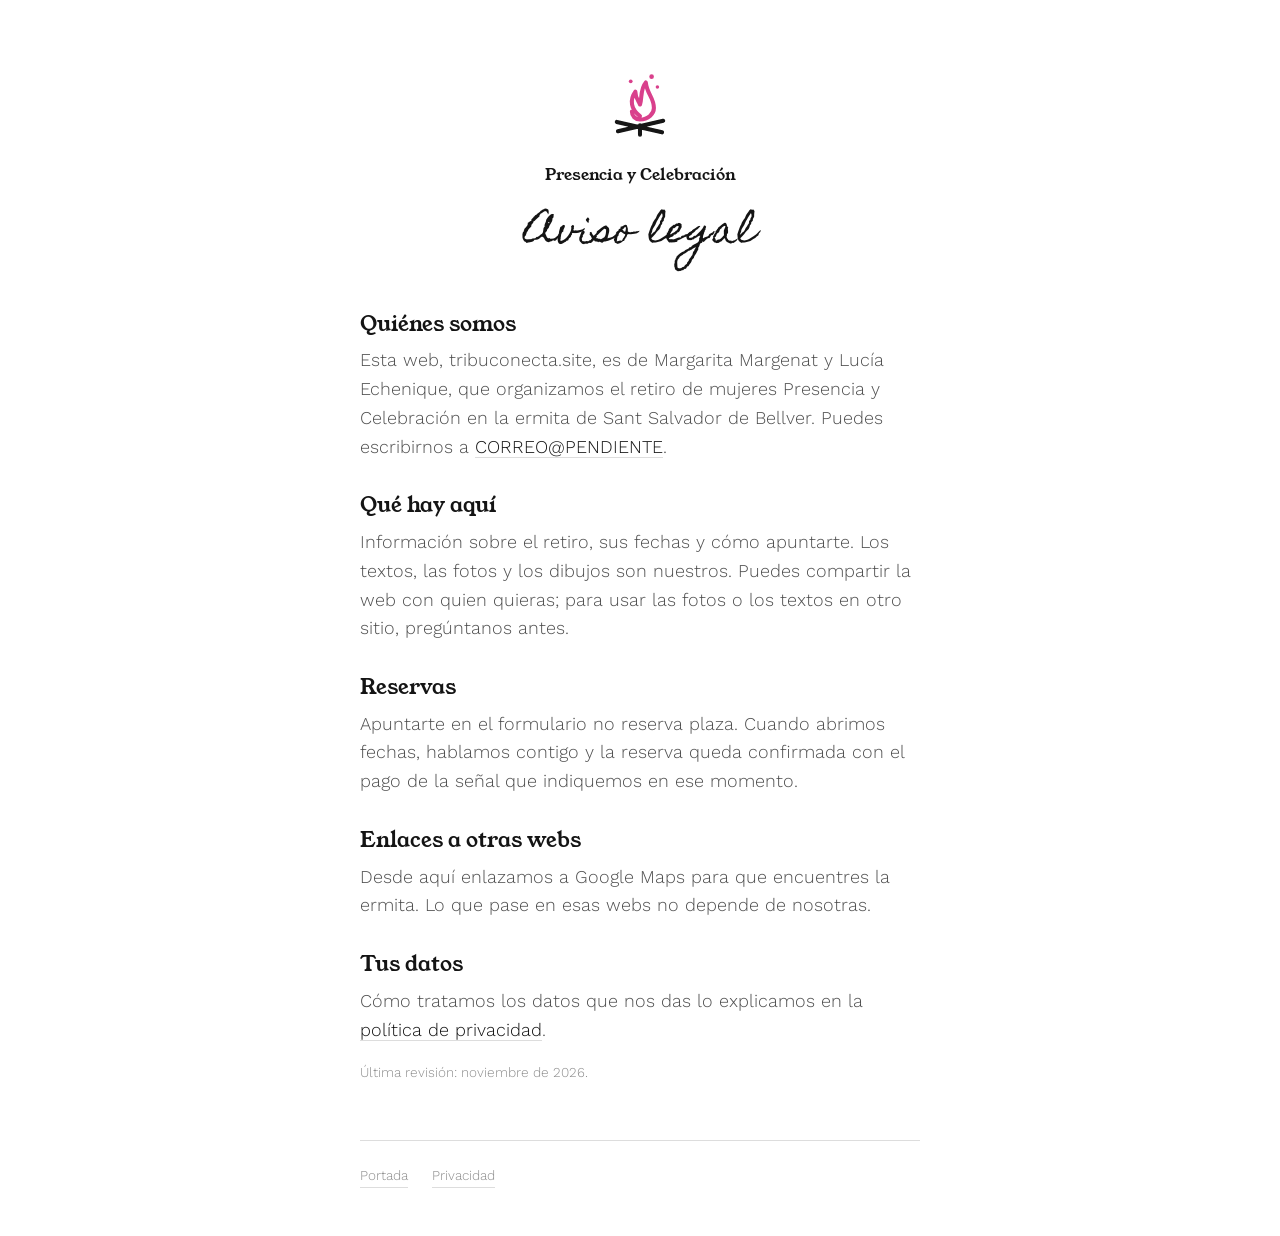
<file: aviso-legal.html>
<!DOCTYPE html>
<html lang="es">
<head>
<meta charset="UTF-8">
<meta name="viewport" content="width=device-width, initial-scale=1.0, viewport-fit=cover">
<title>Aviso legal · Presencia y Celebración</title>
<meta name="description" content="Quién está detrás de la web del retiro Presencia y Celebración y en qué condiciones se usa.">
<meta name="robots" content="noindex">
<link rel="canonical" href="https://www.tribuconecta.site/aviso-legal">
<link rel="icon" href="favicon.svg?v=hoguera" type="image/svg+xml">
<link rel="icon" type="image/png" sizes="32x32" href="favicon-32.png?v=hoguera">
<link rel="apple-touch-icon" sizes="180x180" href="favicon-180.png?v=hoguera">
<meta name="theme-color" content="#FFFFFF">
<link rel="preload" href="fonts/young-serif-400.woff2" as="font" type="font/woff2" crossorigin>
<link rel="preload" href="fonts/homemade-apple-400.woff2" as="font" type="font/woff2" crossorigin>
<style>
@font-face{font-family:'Young Serif';font-style:normal;font-weight:400;font-display:block;src:url(fonts/young-serif-400.woff2) format('woff2')}
@font-face{font-family:'Homemade Apple';font-style:normal;font-weight:400;font-display:block;src:url(fonts/homemade-apple-400.woff2) format('woff2')}
@font-face{font-family:'Work Sans';font-style:normal;font-weight:300;font-display:block;src:url(fonts/work-sans-300.woff2) format('woff2')}
@font-face{font-family:'Work Sans';font-style:normal;font-weight:400;font-display:block;src:url(fonts/work-sans-400.woff2) format('woff2')}
:root{--fondo:#FFFFFF;--tinta:#141414;--tinta-2:#4F4F4F;--plata:#8C8C8C;--acento:#D9418C;--line:rgba(20,20,20,.14);--serif:'Young Serif',Georgia,serif;--mano:'Homemade Apple',cursive;--sans:'Work Sans',system-ui,sans-serif;color-scheme:light}
*{box-sizing:border-box}
body{margin:0;background:var(--fondo);color:var(--tinta);font-family:var(--sans);font-weight:300;font-size:18px;line-height:1.6;-webkit-font-smoothing:antialiased}
a{color:var(--tinta);text-decoration:none;border-bottom:1px solid var(--line)}
a:hover,a:focus-visible{border-bottom-color:var(--tinta)}
p,li{margin:0 0 1em;color:var(--tinta-2)}
.hoja{max-width:640px;margin-inline:auto;padding:clamp(2.5rem,7vw,4.5rem) clamp(20px,6vw,40px) 3rem}
.cab{display:grid;justify-items:center;text-align:center;gap:.4rem;margin-bottom:clamp(2rem,6vw,3rem)}
.cab .marca{width:58px;height:65px;color:var(--tinta)}
.cab .nombre{font-family:var(--serif);font-size:1rem;color:var(--tinta);margin-top:.6rem}
.cab h1{font-family:var(--mano);font-weight:400;font-size:clamp(1.7rem,6vw,2.3rem);line-height:1.6;margin:.3em 0 0;color:var(--tinta)}
h2{font-family:var(--serif);font-weight:400;font-size:1.3rem;line-height:1.2;margin:2rem 0 .6rem;color:var(--tinta)}
.fecha{font-size:.85rem;color:var(--plata)}
footer{margin-top:3.5rem;padding-top:1.5rem;border-top:1px solid var(--line);font-size:.85rem;color:var(--plata);display:flex;flex-wrap:wrap;gap:.5rem 1.5rem}
footer a{color:inherit}
</style>
</head>
<body>
<svg width="0" height="0" style="position:absolute" aria-hidden="true"><defs>
<filter id="pulso" x="-10%" y="-10%" width="120%" height="120%"><feTurbulence type="fractalNoise" baseFrequency=".035" numOctaves="3" seed="7" result="n"/><feDisplacementMap in="SourceGraphic" in2="n" scale="2.4" xChannelSelector="R" yChannelSelector="G"/></filter>
<g id="hoguera" filter="url(#pulso)" fill="none" stroke-linecap="round" stroke-linejoin="round"><path d="M62,138 L140,120 M60,122 L138,140 M100,144 L100,128" stroke="currentColor" stroke-width="7"/><path d="M100,112 C84,100 82,84 92,70 C92,82 98,86 100,92 C104,80 100,66 110,54 C112,74 124,80 124,98 C124,108 114,118 100,118 C92,118 86,112 86,104" style="stroke:var(--acento)" stroke-width="7"/><circle cx="120" cy="44" r="4" style="fill:var(--acento)"/><circle cx="84" cy="52" r="3.2" style="fill:var(--acento)"/><circle cx="130" cy="62" r="3" style="fill:var(--acento)"/></g>
</defs></svg>
<main class="hoja">
  <header class="cab">
    <a href="/" aria-label="Volver a la portada" style="border:0"><svg class="marca" viewBox="50 36 100 112" aria-hidden="true"><use href="#hoguera"/></svg></a>
    <div class="nombre">Presencia y Celebración</div>
    <h1>Aviso legal</h1>
  </header>

  <h2>Quiénes somos</h2>
  <p>Esta web, tribuconecta.site, es de Margarita Margenat y Lucía Echenique, que organizamos el retiro de mujeres Presencia y Celebración en la ermita de Sant Salvador de Bellver. Puedes escribirnos a <a href="mailto:CORREO@PENDIENTE">CORREO@PENDIENTE</a>.</p>

  <h2>Qué hay aquí</h2>
  <p>Información sobre el retiro, sus fechas y cómo apuntarte. Los textos, las fotos y los dibujos son nuestros. Puedes compartir la web con quien quieras; para usar las fotos o los textos en otro sitio, pregúntanos antes.</p>

  <h2>Reservas</h2>
  <p>Apuntarte en el formulario no reserva plaza. Cuando abrimos fechas, hablamos contigo y la reserva queda confirmada con el pago de la señal que indiquemos en ese momento.</p>

  <h2>Enlaces a otras webs</h2>
  <p>Desde aquí enlazamos a Google Maps para que encuentres la ermita. Lo que pase en esas webs no depende de nosotras.</p>

  <h2>Tus datos</h2>
  <p>Cómo tratamos los datos que nos das lo explicamos en la <a href="/privacidad">política de privacidad</a>.</p>

  <p class="fecha">Última revisión: noviembre de 2026.</p>

  <footer><a href="/">Portada</a><a href="/privacidad">Privacidad</a></footer>
</main>
</body>
</html>
</file>
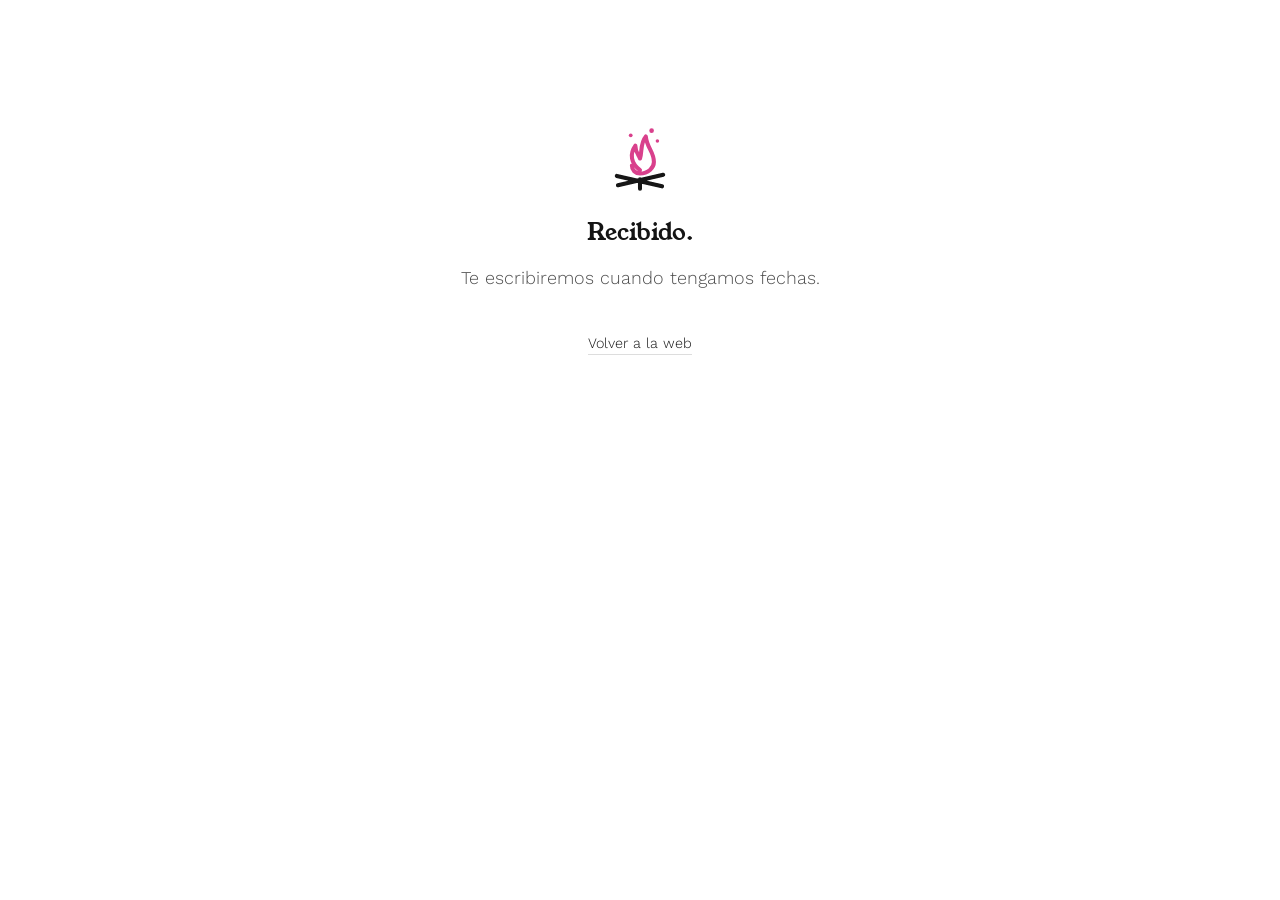
<file: gracias.html>
<!DOCTYPE html>
<html lang="es">
<head>
<meta charset="UTF-8">
<meta name="viewport" content="width=device-width, initial-scale=1.0, viewport-fit=cover">
<title>Recibido · Presencia y Celebración</title>
<meta name="robots" content="noindex, nofollow">
<link rel="icon" href="favicon.svg?v=hoguera" type="image/svg+xml">
<link rel="apple-touch-icon" sizes="180x180" href="favicon-180.png?v=hoguera">
<meta name="theme-color" content="#FFFFFF">
<style>
@font-face{font-family:'Young Serif';font-style:normal;font-weight:400;font-display:block;src:url(fonts/young-serif-400.woff2) format('woff2')}
@font-face{font-family:'Work Sans';font-style:normal;font-weight:300;font-display:block;src:url(fonts/work-sans-300.woff2) format('woff2')}
:root{--fondo:#FFFFFF;--tinta:#141414;--tinta-2:#4F4F4F;--plata:#8C8C8C;--acento:#D9418C;--line:rgba(20,20,20,.14);color-scheme:light}
*{box-sizing:border-box}
body{margin:0;background:var(--fondo);color:var(--tinta);font-family:'Work Sans',system-ui,sans-serif;font-weight:300;font-size:18px;line-height:1.55;-webkit-font-smoothing:antialiased}
.hoja{max-width:600px;margin-inline:auto;padding:clamp(4rem,14vh,8rem) clamp(20px,6vw,40px) 3rem;display:grid;justify-items:center;text-align:center;gap:1rem}
.marca{width:58px;height:65px;color:var(--tinta)}
h1{font-family:'Young Serif',Georgia,serif;font-weight:400;font-size:1.5rem;line-height:1.3;margin:.6rem 0 0}
p{margin:0;color:var(--tinta-2)}
a{color:var(--tinta);text-decoration:none;border-bottom:1px solid var(--line);font-size:.9rem;margin-top:1.5rem}
a:hover,a:focus-visible{border-bottom-color:var(--tinta)}
</style>
</head>
<body>
<svg width="0" height="0" style="position:absolute" aria-hidden="true"><defs>
<filter id="pulso" x="-10%" y="-10%" width="120%" height="120%"><feTurbulence type="fractalNoise" baseFrequency=".035" numOctaves="3" seed="7" result="n"/><feDisplacementMap in="SourceGraphic" in2="n" scale="2.4" xChannelSelector="R" yChannelSelector="G"/></filter>
<g id="hoguera" filter="url(#pulso)" fill="none" stroke-linecap="round" stroke-linejoin="round"><path d="M62,138 L140,120 M60,122 L138,140 M100,144 L100,128" stroke="currentColor" stroke-width="7"/><path d="M100,112 C84,100 82,84 92,70 C92,82 98,86 100,92 C104,80 100,66 110,54 C112,74 124,80 124,98 C124,108 114,118 100,118 C92,118 86,112 86,104" style="stroke:var(--acento)" stroke-width="7"/><circle cx="120" cy="44" r="4" style="fill:var(--acento)"/><circle cx="84" cy="52" r="3.2" style="fill:var(--acento)"/><circle cx="130" cy="62" r="3" style="fill:var(--acento)"/></g>
</defs></svg>
<main class="hoja">
  <svg class="marca" viewBox="50 36 100 112" aria-hidden="true"><use href="#hoguera"/></svg>
  <h1>Recibido.</h1>
  <p>Te escribiremos cuando tengamos fechas.</p>
  <a href="/">Volver a la web</a>
</main>
</body>
</html>
</file>
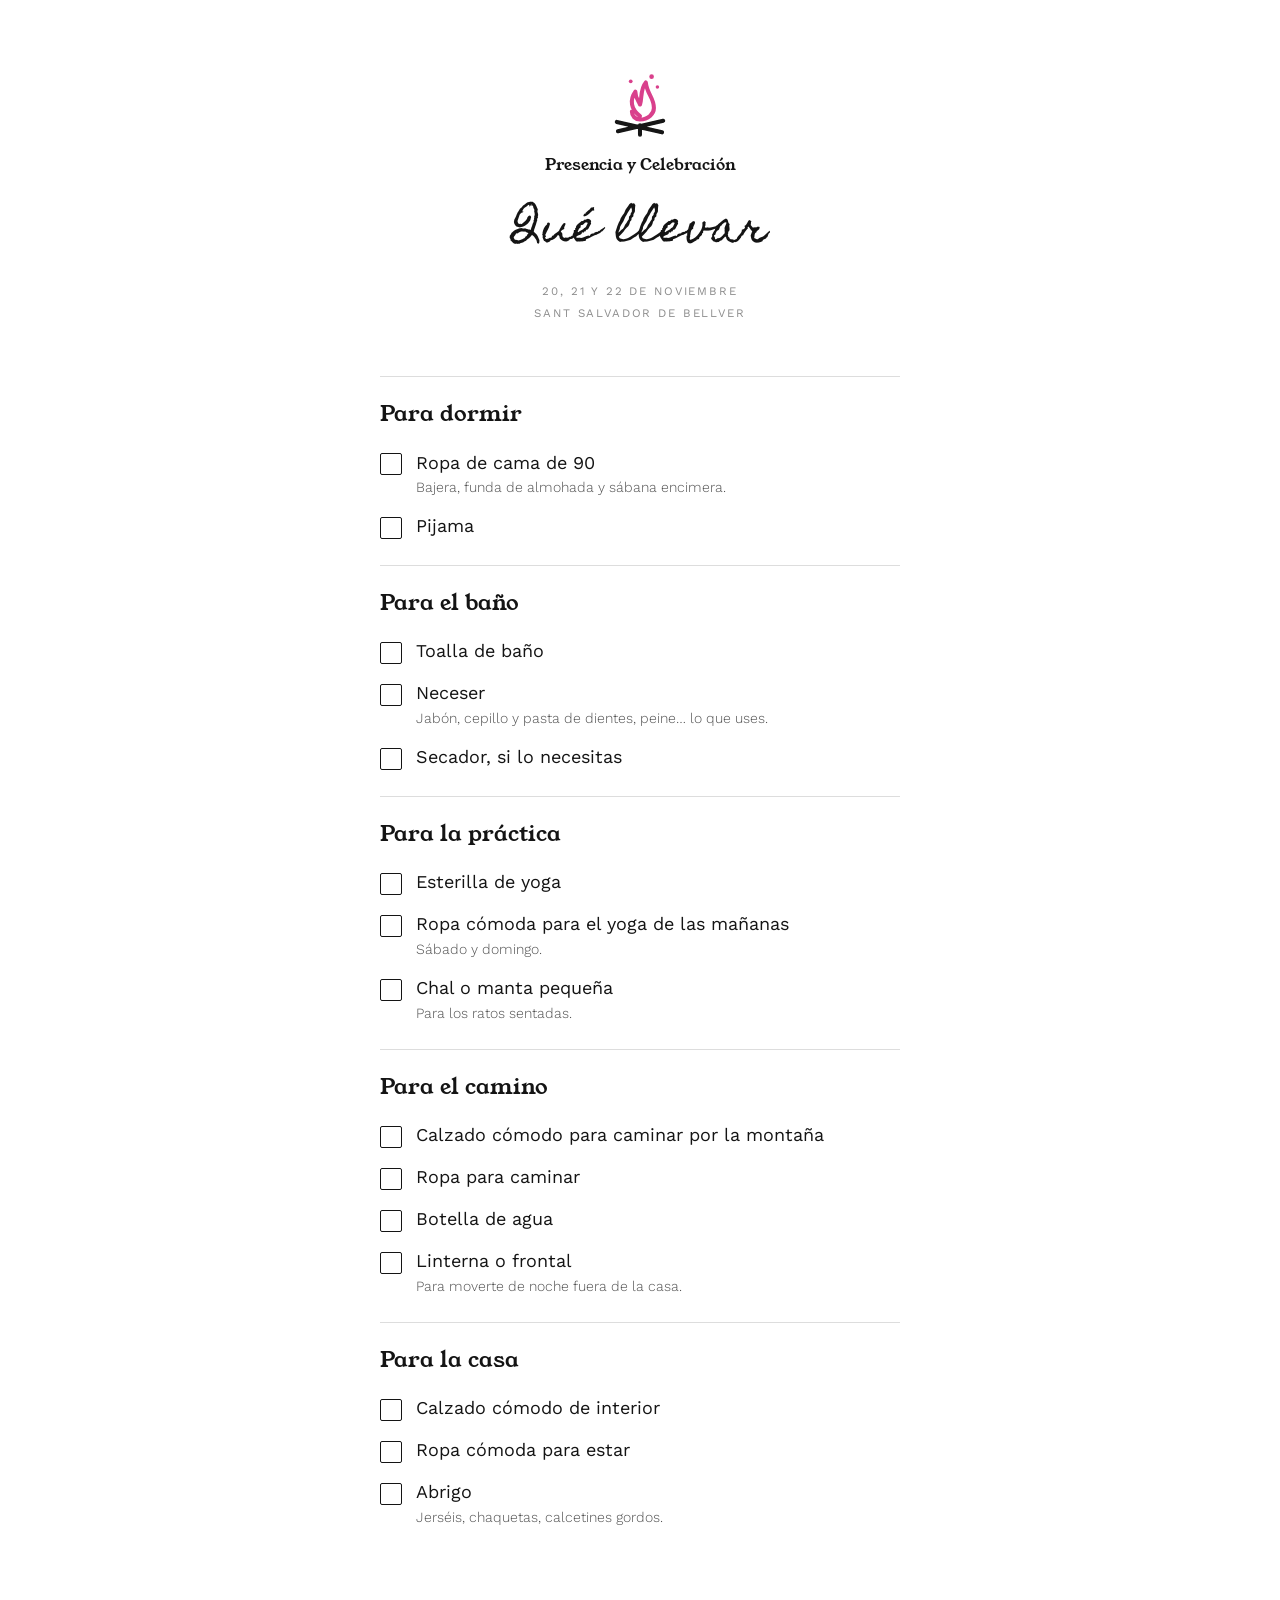
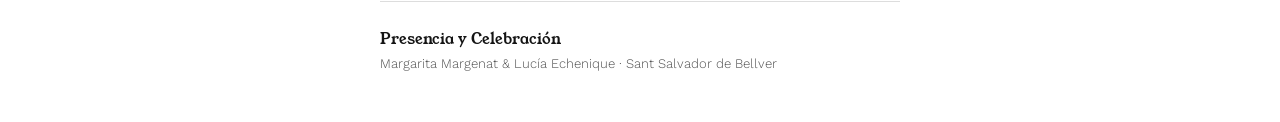
<file: maleta.html>
<!DOCTYPE html>
<html lang="es">
<head>
<meta charset="UTF-8">
<meta name="viewport" content="width=device-width, initial-scale=1.0, viewport-fit=cover">
<title>Qué llevar · Presencia y Celebración</title>
<meta name="description" content="Lista de lo que llevar al retiro Presencia y Celebración, 20, 21 y 22 de noviembre en Sant Salvador de Bellver. Marca lo que ya tengas en la maleta.">
<meta name="robots" content="noindex">
<link rel="canonical" href="https://www.tribuconecta.site/maleta">
<link rel="icon" href="favicon.svg?v=hoguera" type="image/svg+xml">
<link rel="icon" type="image/png" sizes="32x32" href="favicon-32.png?v=hoguera">
<link rel="apple-touch-icon" sizes="180x180" href="favicon-180.png?v=hoguera">
<meta name="theme-color" content="#FFFFFF">
<meta property="og:type" content="website">
<meta property="og:title" content="Qué llevar · Presencia y Celebración">
<meta property="og:description" content="La lista de la maleta para el retiro. Marca lo que ya tengas.">
<meta property="og:image" content="https://www.tribuconecta.site/og.jpg">
<meta property="og:url" content="https://www.tribuconecta.site/maleta">
<meta property="og:locale" content="es_ES">
<link rel="preload" href="fonts/young-serif-400.woff2" as="font" type="font/woff2" crossorigin>
<link rel="preload" href="fonts/homemade-apple-400.woff2" as="font" type="font/woff2" crossorigin>
<link rel="preload" href="fonts/work-sans-300.woff2" as="font" type="font/woff2" crossorigin>
<style>
@font-face{font-family:'Young Serif';font-style:normal;font-weight:400;font-display:block;src:url(fonts/young-serif-400.woff2) format('woff2')}
@font-face{font-family:'Homemade Apple';font-style:normal;font-weight:400;font-display:block;src:url(fonts/homemade-apple-400.woff2) format('woff2')}
@font-face{font-family:'Work Sans';font-style:normal;font-weight:300;font-display:block;src:url(fonts/work-sans-300.woff2) format('woff2')}
@font-face{font-family:'Work Sans';font-style:normal;font-weight:400;font-display:block;src:url(fonts/work-sans-400.woff2) format('woff2')}
@font-face{font-family:'Work Sans';font-style:normal;font-weight:500;font-display:block;src:url(fonts/work-sans-500.woff2) format('woff2')}

:root{
  --fondo:#FFFFFF; --tinta:#141414; --tinta-2:#4F4F4F; --plata:#8C8C8C;
  --acento:#D9418C; --line:rgba(20,20,20,.14);
  --serif:'Young Serif',Georgia,serif; --mano:'Homemade Apple',cursive; --sans:'Work Sans',system-ui,sans-serif;
  color-scheme:light;
}
*{box-sizing:border-box}
html{color-scheme:light}
body{margin:0;background:var(--fondo);color:var(--tinta);font-family:var(--sans);font-weight:300;font-size:18px;line-height:1.55;-webkit-font-smoothing:antialiased}
a{color:inherit}
p{margin:0 0 1em;color:var(--tinta-2)}
.dibujo{color:var(--tinta)}

.hoja{max-width:600px;margin-inline:auto;padding:clamp(2.5rem,7vw,4.5rem) clamp(20px,6vw,40px) 3rem}

/* cabecera: hoguera, nombre, título */
.cab{display:grid;justify-items:center;text-align:center;gap:.4rem;margin-bottom:clamp(2.2rem,6vw,3.2rem)}
.cab .marca{width:58px;height:65px}
.cab .nombre{font-family:var(--serif);font-size:1rem;color:var(--tinta);margin-top:.6rem}
.cab h1{font-family:var(--mano);font-weight:400;font-size:clamp(2rem,7vw,2.7rem);line-height:1.6;margin:.3em 0 .2em;color:var(--tinta)}
.cab .meta{font-weight:400;font-size:.72rem;letter-spacing:.16em;text-transform:uppercase;color:var(--plata);line-height:1.9;margin:0}
.cab .meta span{display:block}
.cab .lede{font-family:var(--serif);font-size:1.05rem;line-height:1.5;color:var(--tinta);max-width:22em;margin:1.4rem 0 0}

/* bloques de la lista */
.grupo{border-top:1px solid var(--line);padding:1.5rem 0 1.1rem}
.grupo h2{font-family:var(--serif);font-weight:400;font-size:1.35rem;line-height:1.2;margin:0 0 .9rem;color:var(--tinta)}
.grupo ul{list-style:none;margin:0;padding:0}
.grupo li{margin:0}
.item{display:grid;grid-template-columns:22px 1fr;gap:.9rem;align-items:start;padding:.5rem 0;cursor:pointer;-webkit-tap-highlight-color:transparent}
.item input{position:absolute;opacity:0;width:1px;height:1px;margin:0;pointer-events:none}
.caja{width:22px;height:22px;margin-top:.22em;border:1.5px solid var(--tinta);border-radius:2px;position:relative;flex:none;transition:border-color .25s}
.caja svg{position:absolute;inset:-6px;width:34px;height:34px;overflow:visible;color:var(--tinta)}
.caja svg use{fill:none;stroke:currentColor;stroke-width:2.4;stroke-linecap:round;stroke-linejoin:round;stroke-dasharray:40;stroke-dashoffset:40;transition:stroke-dashoffset .35s ease}
.item input:checked ~ .caja{border-color:var(--plata)}
.item input:checked ~ .caja svg use{stroke-dashoffset:0}
.item input:focus-visible ~ .caja{outline:2px solid var(--acento);outline-offset:3px}
.txt{line-height:1.45;transition:color .3s}
.txt b{font-weight:400;color:var(--tinta);transition:color .3s}
.txt small{display:block;font-size:.88rem;color:var(--tinta-2);line-height:1.45;margin-top:.1em}
.item input:checked ~ .txt b{color:var(--plata);text-decoration:line-through;text-decoration-thickness:1px;text-decoration-color:var(--tinta)}
.item input:checked ~ .txt small{color:var(--plata)}

.nota{border-top:1px solid var(--line);padding:1.5rem 0 0;display:grid;grid-template-columns:1fr auto;gap:1rem 2rem;align-items:start}
.nota p{margin:0 0 .6em;color:var(--tinta-2)}
.nota p:last-child{margin-bottom:0}
.nota b{font-weight:400;color:var(--tinta)}
.estrellas{color:var(--tinta);opacity:.55;width:96px;height:58px;display:block;margin-top:-.4rem}

/* pie */
footer{margin-top:3rem;padding-top:1.6rem;border-top:1px solid var(--line);display:flex;justify-content:space-between;align-items:flex-end;gap:1rem;font-size:.82rem;color:var(--tinta-2)}
footer .fname{font-family:var(--serif);font-size:.95rem;color:var(--tinta);display:block;margin-bottom:.2em}
footer button{all:unset;cursor:pointer;color:var(--plata);font-size:.78rem;border-bottom:1px solid currentColor;line-height:1.3;white-space:nowrap}
footer button[hidden]{display:none}
footer button:hover,footer button:focus-visible{color:var(--tinta)}
footer button:focus-visible{outline:2px solid var(--acento);outline-offset:3px}

@media (max-width:420px){
  .nota{grid-template-columns:1fr}
  .estrellas{margin-top:0}
}

/* impresión: una cara A4, dos columnas, casillas vacías */
@page{size:A4;margin:0}
@media print{
  html,body{background:#fff}
  body{font-size:12.2pt;line-height:1.45}
  .hoja{max-width:none;width:210mm;height:297mm;overflow:hidden;margin:0;padding:16mm 17mm 12mm;display:flex;flex-direction:column}
  .cab{margin-bottom:12mm;gap:.2rem}
  .cab .marca{width:62px;height:70px}
  .cab .nombre{font-size:11pt;margin-top:.5rem}
  .cab h1{font-size:27pt;margin:.25em 0 .15em}
  .cab .meta{font-size:7.4pt}
  .cab .lede{font-size:11.8pt;margin-top:4mm}
  .lista{column-count:2;column-gap:11mm;column-fill:balance}
  .grupo{break-inside:avoid;padding:6mm 0 4mm}
  .grupo:first-child{border-top:0;padding-top:0}
  .lista .grupo:nth-child(4){border-top:0;padding-top:0}
  .grupo h2{font-size:15.5pt;margin-bottom:3mm}
  .item{padding:2.4mm 0;gap:3.6mm;grid-template-columns:5mm 1fr}
  .caja{width:5mm;height:5mm;margin-top:1mm;border-width:1px}
  .caja svg{display:none}
  .txt small{font-size:8.8pt}
  .nota{margin-top:auto;padding-top:4mm;grid-template-columns:1fr auto}
  .estrellas{width:80px;height:48px}
  footer{margin-top:auto;padding-top:3mm;font-size:8pt}
  footer .fname{font-size:9.2pt}
  footer button{display:none}
  .item input:checked ~ .txt b{color:var(--tinta);text-decoration:none}
  .item input:checked ~ .caja{border-color:var(--tinta)}
}
</style>
</head>
<body>
<svg width="0" height="0" style="position:absolute" aria-hidden="true"><defs>
<filter id="pulso" x="-10%" y="-10%" width="120%" height="120%"><feTurbulence type="fractalNoise" baseFrequency=".035" numOctaves="3" seed="7" result="n"/><feDisplacementMap in="SourceGraphic" in2="n" scale="2.4" xChannelSelector="R" yChannelSelector="G"/></filter>
<g id="hoguera" filter="url(#pulso)" fill="none" stroke-linecap="round" stroke-linejoin="round"><path d="M62,138 L140,120 M60,122 L138,140 M100,144 L100,128" stroke="currentColor" stroke-width="7"/><path class="llama" d="M100,112 C84,100 82,84 92,70 C92,82 98,86 100,92 C104,80 100,66 110,54 C112,74 124,80 124,98 C124,108 114,118 100,118 C92,118 86,112 86,104" style="stroke:var(--acento)" stroke-width="7"/><circle class="chispa" cx="120" cy="44" r="4" style="fill:var(--acento)"/><circle class="chispa" cx="84" cy="52" r="3.2" style="fill:var(--acento)"/><circle class="chispa" cx="130" cy="62" r="3" style="fill:var(--acento)"/></g>
<g id="hoguera-fina" filter="url(#pulso)" fill="none" stroke-linecap="round" stroke-linejoin="round"><path d="M62,138 L140,120 M60,122 L138,140 M100,144 L100,128" stroke="currentColor" stroke-width="3.2"/><path class="llama" d="M100,112 C84,100 82,84 92,70 C92,82 98,86 100,92 C104,80 100,66 110,54 C112,74 124,80 124,98 C124,108 114,118 100,118 C92,118 86,112 86,104" style="stroke:var(--acento)" stroke-width="3.2"/><circle class="chispa" cx="120" cy="44" r="2.4" style="fill:var(--acento)"/><circle class="chispa" cx="84" cy="52" r="2" style="fill:var(--acento)"/><circle class="chispa" cx="130" cy="62" r="1.8" style="fill:var(--acento)"/></g>
<g id="palitos" fill="none" stroke="currentColor" stroke-width="1.5" stroke-linecap="round"><path d="M0,-9 L0,9 M-8,-4.5 L8,4.5 M-8,4.5 L8,-4.5"/></g>
<g id="palitos4" fill="none" stroke="currentColor" stroke-width="1.5" stroke-linecap="round"><path d="M0,-9 L0,9 M-9,0 L9,0 M-6,-6 L6,6 M-6,6 L6,-6"/></g>
<g id="cielo-chico" filter="url(#pulso)"><use href="#palitos" transform="translate(20,30) scale(1.1)"/><use href="#palitos4" transform="translate(84,14) scale(.8)"/><use href="#palitos" transform="translate(140,48) scale(.7)"/><use href="#palitos4" transform="translate(58,78) scale(.6)"/></g>
<path id="tick" fill="none" d="M6,18 C11,21 14,25 16,27 C19,18 24,10 30,5"/>
</defs></svg>

<main class="hoja">
  <header class="cab">
    <svg class="marca dibujo" viewBox="50 36 100 112" aria-hidden="true"><use href="#hoguera"/></svg>
    <div class="nombre">Presencia y Celebración</div>
    <h1>Qué llevar</h1>
    <p class="meta"><span>20, 21 y 22 de noviembre</span><span>Sant Salvador de Bellver</span></p>
  </header>

  <div class="lista">
    <section class="grupo">
      <h2>Para dormir</h2>
      <ul>
        <li><label class="item"><input type="checkbox" data-k="cama"><span class="caja"><svg viewBox="0 0 34 34" aria-hidden="true"><use href="#tick"/></svg></span><span class="txt"><b>Ropa de cama de 90</b><small>Bajera, funda de almohada y sábana encimera.</small></span></label></li>
        <li><label class="item"><input type="checkbox" data-k="pijama"><span class="caja"><svg viewBox="0 0 34 34" aria-hidden="true"><use href="#tick"/></svg></span><span class="txt"><b>Pijama</b></span></label></li>
      </ul>
    </section>

    <section class="grupo">
      <h2>Para el baño</h2>
      <ul>
        <li><label class="item"><input type="checkbox" data-k="toalla"><span class="caja"><svg viewBox="0 0 34 34" aria-hidden="true"><use href="#tick"/></svg></span><span class="txt"><b>Toalla de baño</b></span></label></li>
        <li><label class="item"><input type="checkbox" data-k="neceser"><span class="caja"><svg viewBox="0 0 34 34" aria-hidden="true"><use href="#tick"/></svg></span><span class="txt"><b>Neceser</b><small>Jabón, cepillo y pasta de dientes, peine… lo que uses.</small></span></label></li>
        <li><label class="item"><input type="checkbox" data-k="secador"><span class="caja"><svg viewBox="0 0 34 34" aria-hidden="true"><use href="#tick"/></svg></span><span class="txt"><b>Secador, si lo necesitas</b></span></label></li>
      </ul>
    </section>

    <section class="grupo">
      <h2>Para la práctica</h2>
      <ul>
        <li><label class="item"><input type="checkbox" data-k="esterilla"><span class="caja"><svg viewBox="0 0 34 34" aria-hidden="true"><use href="#tick"/></svg></span><span class="txt"><b>Esterilla de yoga</b></span></label></li>
        <li><label class="item"><input type="checkbox" data-k="ropa-yoga"><span class="caja"><svg viewBox="0 0 34 34" aria-hidden="true"><use href="#tick"/></svg></span><span class="txt"><b>Ropa cómoda para el yoga de las mañanas</b><small>Sábado y domingo.</small></span></label></li>
        <li><label class="item"><input type="checkbox" data-k="chal"><span class="caja"><svg viewBox="0 0 34 34" aria-hidden="true"><use href="#tick"/></svg></span><span class="txt"><b>Chal o manta pequeña</b><small>Para los ratos sentadas.</small></span></label></li>
      </ul>
    </section>

    <section class="grupo">
      <h2>Para el camino</h2>
      <ul>
        <li><label class="item"><input type="checkbox" data-k="calzado-montana"><span class="caja"><svg viewBox="0 0 34 34" aria-hidden="true"><use href="#tick"/></svg></span><span class="txt"><b>Calzado cómodo para caminar por la montaña</b></span></label></li>
        <li><label class="item"><input type="checkbox" data-k="ropa-caminar"><span class="caja"><svg viewBox="0 0 34 34" aria-hidden="true"><use href="#tick"/></svg></span><span class="txt"><b>Ropa para caminar</b></span></label></li>
        <li><label class="item"><input type="checkbox" data-k="botella"><span class="caja"><svg viewBox="0 0 34 34" aria-hidden="true"><use href="#tick"/></svg></span><span class="txt"><b>Botella de agua</b></span></label></li>
        <li><label class="item"><input type="checkbox" data-k="linterna"><span class="caja"><svg viewBox="0 0 34 34" aria-hidden="true"><use href="#tick"/></svg></span><span class="txt"><b>Linterna o frontal</b><small>Para moverte de noche fuera de la casa.</small></span></label></li>
      </ul>
    </section>

    <section class="grupo">
      <h2>Para la casa</h2>
      <ul>
        <li><label class="item"><input type="checkbox" data-k="calzado-interior"><span class="caja"><svg viewBox="0 0 34 34" aria-hidden="true"><use href="#tick"/></svg></span><span class="txt"><b>Calzado cómodo de interior</b></span></label></li>
        <li><label class="item"><input type="checkbox" data-k="ropa-estar"><span class="caja"><svg viewBox="0 0 34 34" aria-hidden="true"><use href="#tick"/></svg></span><span class="txt"><b>Ropa cómoda para estar</b></span></label></li>
        <li><label class="item"><input type="checkbox" data-k="abrigo"><span class="caja"><svg viewBox="0 0 34 34" aria-hidden="true"><use href="#tick"/></svg></span><span class="txt"><b>Abrigo</b><small>Jerséis, chaquetas, calcetines gordos.</small></span></label></li>
      </ul>
    </section>

  </div>


  <footer>
    <div><span class="fname">Presencia y Celebración</span>Margarita Margenat &amp; Lucía Echenique · Sant Salvador de Bellver</div>
    <button type="button" id="reset" hidden>Desmarcar todo</button>
  </footer>
</main>

<script>
(function(){
  var KEY = 'maleta-nov-2026', cajas = document.querySelectorAll('.item input'), reset = document.getElementById('reset');
  var guardado = {};
  try { guardado = JSON.parse(localStorage.getItem(KEY) || '{}'); } catch (e) {}
  function pinta(){ var n = 0; cajas.forEach(function(c){ if (c.checked) n++; }); reset.hidden = n === 0; }
  cajas.forEach(function(c){
    c.checked = !!guardado[c.dataset.k];
    c.addEventListener('change', function(){
      guardado[c.dataset.k] = c.checked;
      try { localStorage.setItem(KEY, JSON.stringify(guardado)); } catch (e) {}
      pinta();
    });
  });
  reset.addEventListener('click', function(){
    guardado = {};
    cajas.forEach(function(c){ c.checked = false; });
    try { localStorage.removeItem(KEY); } catch (e) {}
    pinta();
  });
  pinta();
})();
</script>
</body>
</html>
</file>
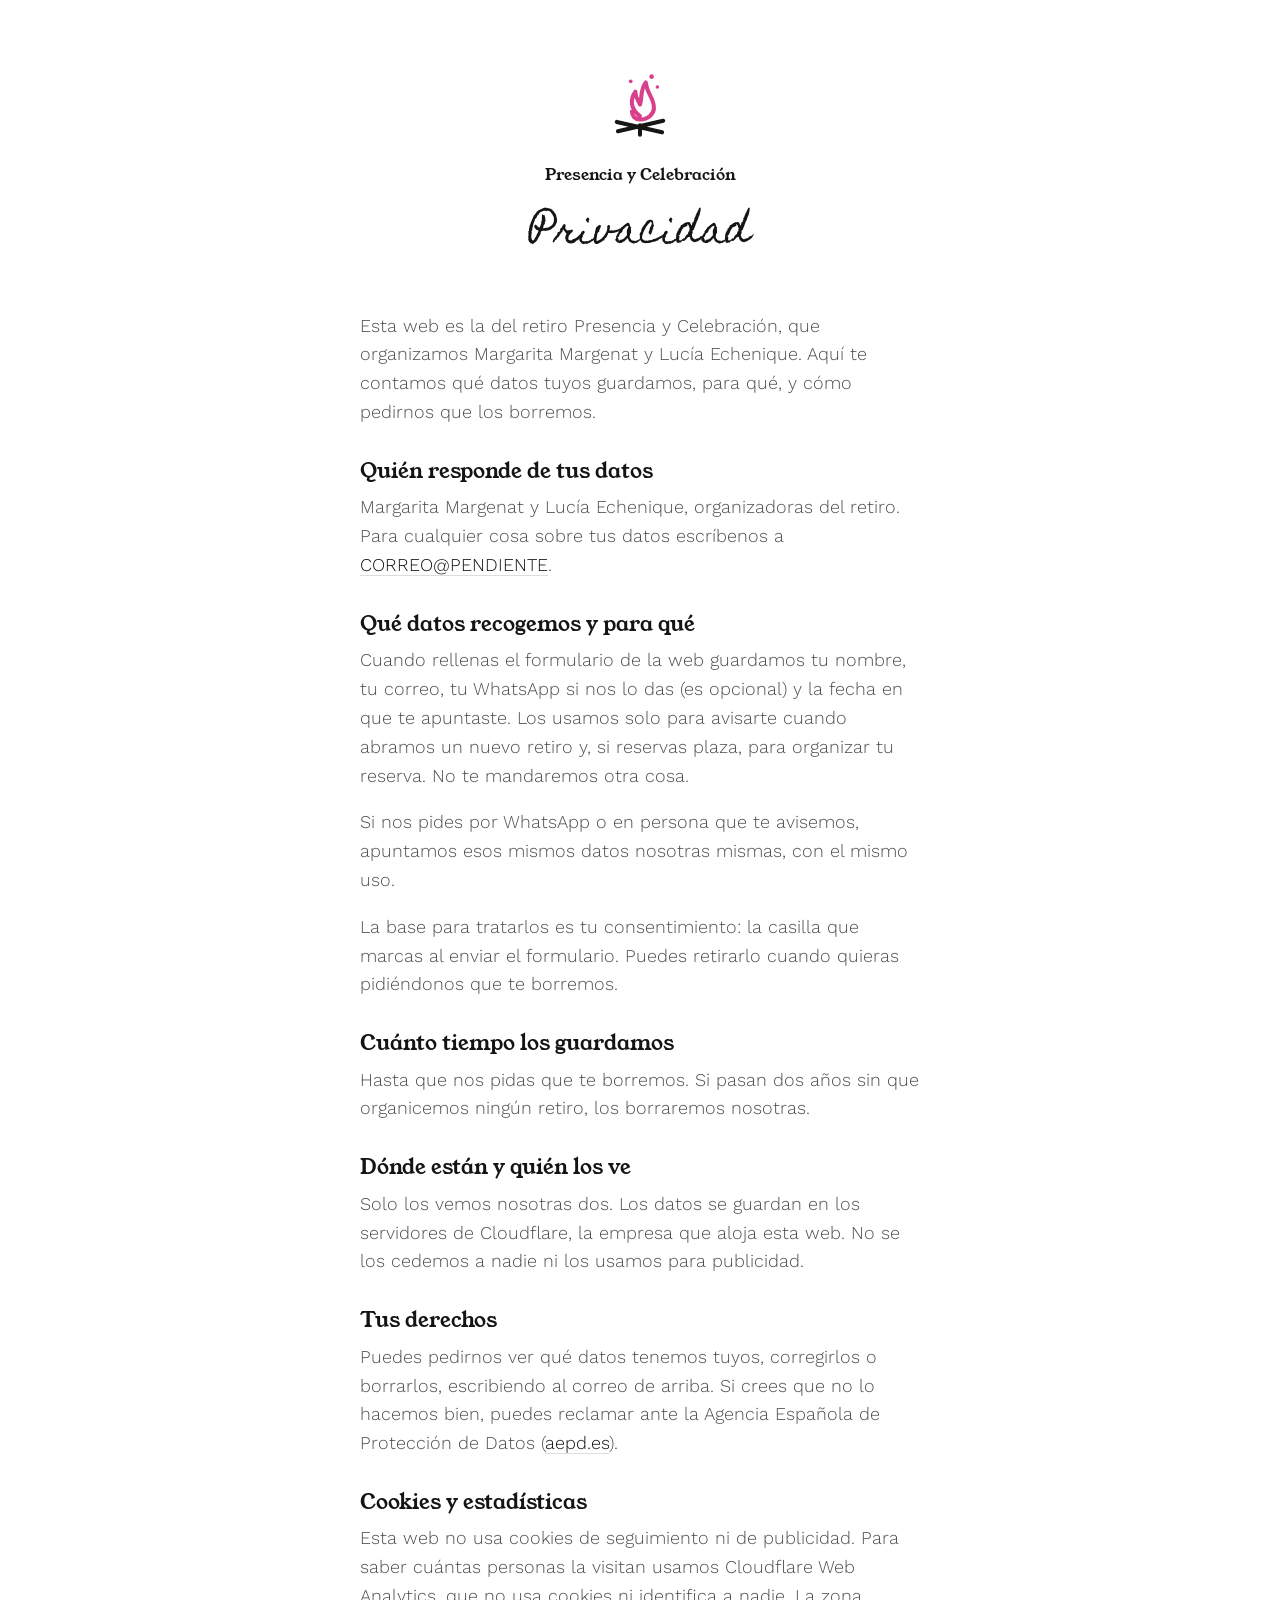
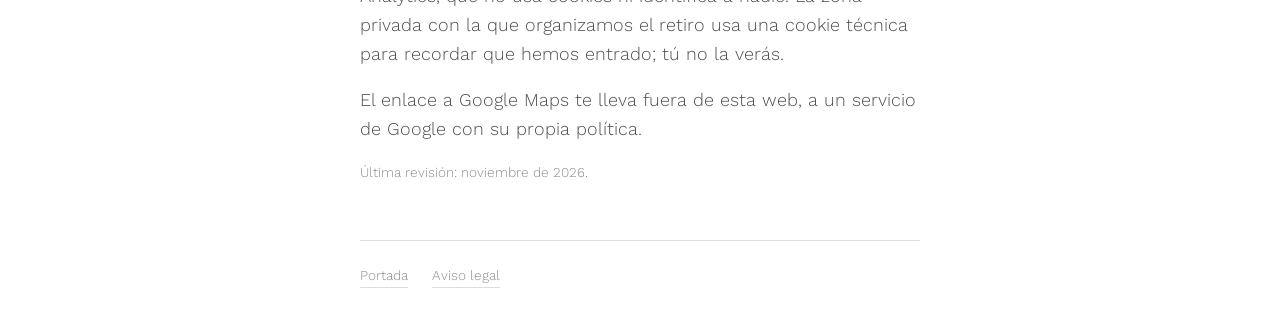
<file: privacidad.html>
<!DOCTYPE html>
<html lang="es">
<head>
<meta charset="UTF-8">
<meta name="viewport" content="width=device-width, initial-scale=1.0, viewport-fit=cover">
<title>Política de privacidad · Presencia y Celebración</title>
<meta name="description" content="Qué datos recogemos en la web del retiro Presencia y Celebración, para qué y cómo pedir que los borremos.">
<meta name="robots" content="noindex">
<link rel="canonical" href="https://www.tribuconecta.site/privacidad">
<link rel="icon" href="favicon.svg?v=hoguera" type="image/svg+xml">
<link rel="icon" type="image/png" sizes="32x32" href="favicon-32.png?v=hoguera">
<link rel="apple-touch-icon" sizes="180x180" href="favicon-180.png?v=hoguera">
<meta name="theme-color" content="#FFFFFF">
<link rel="preload" href="fonts/young-serif-400.woff2" as="font" type="font/woff2" crossorigin>
<link rel="preload" href="fonts/homemade-apple-400.woff2" as="font" type="font/woff2" crossorigin>
<style>
@font-face{font-family:'Young Serif';font-style:normal;font-weight:400;font-display:block;src:url(fonts/young-serif-400.woff2) format('woff2')}
@font-face{font-family:'Homemade Apple';font-style:normal;font-weight:400;font-display:block;src:url(fonts/homemade-apple-400.woff2) format('woff2')}
@font-face{font-family:'Work Sans';font-style:normal;font-weight:300;font-display:block;src:url(fonts/work-sans-300.woff2) format('woff2')}
@font-face{font-family:'Work Sans';font-style:normal;font-weight:400;font-display:block;src:url(fonts/work-sans-400.woff2) format('woff2')}
:root{--fondo:#FFFFFF;--tinta:#141414;--tinta-2:#4F4F4F;--plata:#8C8C8C;--acento:#D9418C;--line:rgba(20,20,20,.14);--serif:'Young Serif',Georgia,serif;--mano:'Homemade Apple',cursive;--sans:'Work Sans',system-ui,sans-serif;color-scheme:light}
*{box-sizing:border-box}
body{margin:0;background:var(--fondo);color:var(--tinta);font-family:var(--sans);font-weight:300;font-size:18px;line-height:1.6;-webkit-font-smoothing:antialiased}
a{color:var(--tinta);text-decoration:none;border-bottom:1px solid var(--line)}
a:hover,a:focus-visible{border-bottom-color:var(--tinta)}
p,li{margin:0 0 1em;color:var(--tinta-2)}
.hoja{max-width:640px;margin-inline:auto;padding:clamp(2.5rem,7vw,4.5rem) clamp(20px,6vw,40px) 3rem}
.cab{display:grid;justify-items:center;text-align:center;gap:.4rem;margin-bottom:clamp(2rem,6vw,3rem)}
.cab .marca{width:58px;height:65px;color:var(--tinta)}
.cab .nombre{font-family:var(--serif);font-size:1rem;color:var(--tinta);margin-top:.6rem}
.cab h1{font-family:var(--mano);font-weight:400;font-size:clamp(1.7rem,6vw,2.3rem);line-height:1.6;margin:.3em 0 0;color:var(--tinta)}
h2{font-family:var(--serif);font-weight:400;font-size:1.3rem;line-height:1.2;margin:2rem 0 .6rem;color:var(--tinta)}
ul{padding-left:1.2em}
.fecha{font-size:.85rem;color:var(--plata)}
footer{margin-top:3.5rem;padding-top:1.5rem;border-top:1px solid var(--line);font-size:.85rem;color:var(--plata);display:flex;flex-wrap:wrap;gap:.5rem 1.5rem}
footer a{color:inherit}
</style>
</head>
<body>
<svg width="0" height="0" style="position:absolute" aria-hidden="true"><defs>
<filter id="pulso" x="-10%" y="-10%" width="120%" height="120%"><feTurbulence type="fractalNoise" baseFrequency=".035" numOctaves="3" seed="7" result="n"/><feDisplacementMap in="SourceGraphic" in2="n" scale="2.4" xChannelSelector="R" yChannelSelector="G"/></filter>
<g id="hoguera" filter="url(#pulso)" fill="none" stroke-linecap="round" stroke-linejoin="round"><path d="M62,138 L140,120 M60,122 L138,140 M100,144 L100,128" stroke="currentColor" stroke-width="7"/><path d="M100,112 C84,100 82,84 92,70 C92,82 98,86 100,92 C104,80 100,66 110,54 C112,74 124,80 124,98 C124,108 114,118 100,118 C92,118 86,112 86,104" style="stroke:var(--acento)" stroke-width="7"/><circle cx="120" cy="44" r="4" style="fill:var(--acento)"/><circle cx="84" cy="52" r="3.2" style="fill:var(--acento)"/><circle cx="130" cy="62" r="3" style="fill:var(--acento)"/></g>
</defs></svg>
<main class="hoja">
  <header class="cab">
    <a href="/" aria-label="Volver a la portada" style="border:0"><svg class="marca" viewBox="50 36 100 112" aria-hidden="true"><use href="#hoguera"/></svg></a>
    <div class="nombre">Presencia y Celebración</div>
    <h1>Privacidad</h1>
  </header>

  <p>Esta web es la del retiro Presencia y Celebración, que organizamos Margarita Margenat y Lucía Echenique. Aquí te contamos qué datos tuyos guardamos, para qué, y cómo pedirnos que los borremos.</p>

  <h2>Quién responde de tus datos</h2>
  <p>Margarita Margenat y Lucía Echenique, organizadoras del retiro. Para cualquier cosa sobre tus datos escríbenos a <a href="mailto:CORREO@PENDIENTE">CORREO@PENDIENTE</a>.</p>

  <h2>Qué datos recogemos y para qué</h2>
  <p>Cuando rellenas el formulario de la web guardamos tu nombre, tu correo, tu WhatsApp si nos lo das (es opcional) y la fecha en que te apuntaste. Los usamos solo para avisarte cuando abramos un nuevo retiro y, si reservas plaza, para organizar tu reserva. No te mandaremos otra cosa.</p>
  <p>Si nos pides por WhatsApp o en persona que te avisemos, apuntamos esos mismos datos nosotras mismas, con el mismo uso.</p>
  <p>La base para tratarlos es tu consentimiento: la casilla que marcas al enviar el formulario. Puedes retirarlo cuando quieras pidiéndonos que te borremos.</p>

  <h2>Cuánto tiempo los guardamos</h2>
  <p>Hasta que nos pidas que te borremos. Si pasan dos años sin que organicemos ningún retiro, los borraremos nosotras.</p>

  <h2>Dónde están y quién los ve</h2>
  <p>Solo los vemos nosotras dos. Los datos se guardan en los servidores de Cloudflare, la empresa que aloja esta web. No se los cedemos a nadie ni los usamos para publicidad.</p>

  <h2>Tus derechos</h2>
  <p>Puedes pedirnos ver qué datos tenemos tuyos, corregirlos o borrarlos, escribiendo al correo de arriba. Si crees que no lo hacemos bien, puedes reclamar ante la Agencia Española de Protección de Datos (<a href="https://www.aepd.es" target="_blank" rel="noopener">aepd.es</a>).</p>

  <h2>Cookies y estadísticas</h2>
  <p>Esta web no usa cookies de seguimiento ni de publicidad. Para saber cuántas personas la visitan usamos Cloudflare Web Analytics, que no usa cookies ni identifica a nadie. La zona privada con la que organizamos el retiro usa una cookie técnica para recordar que hemos entrado; tú no la verás.</p>
  <p>El enlace a Google Maps te lleva fuera de esta web, a un servicio de Google con su propia política.</p>

  <p class="fecha">Última revisión: noviembre de 2026.</p>

  <footer><a href="/">Portada</a><a href="/aviso-legal">Aviso legal</a></footer>
</main>
</body>
</html>
</file>
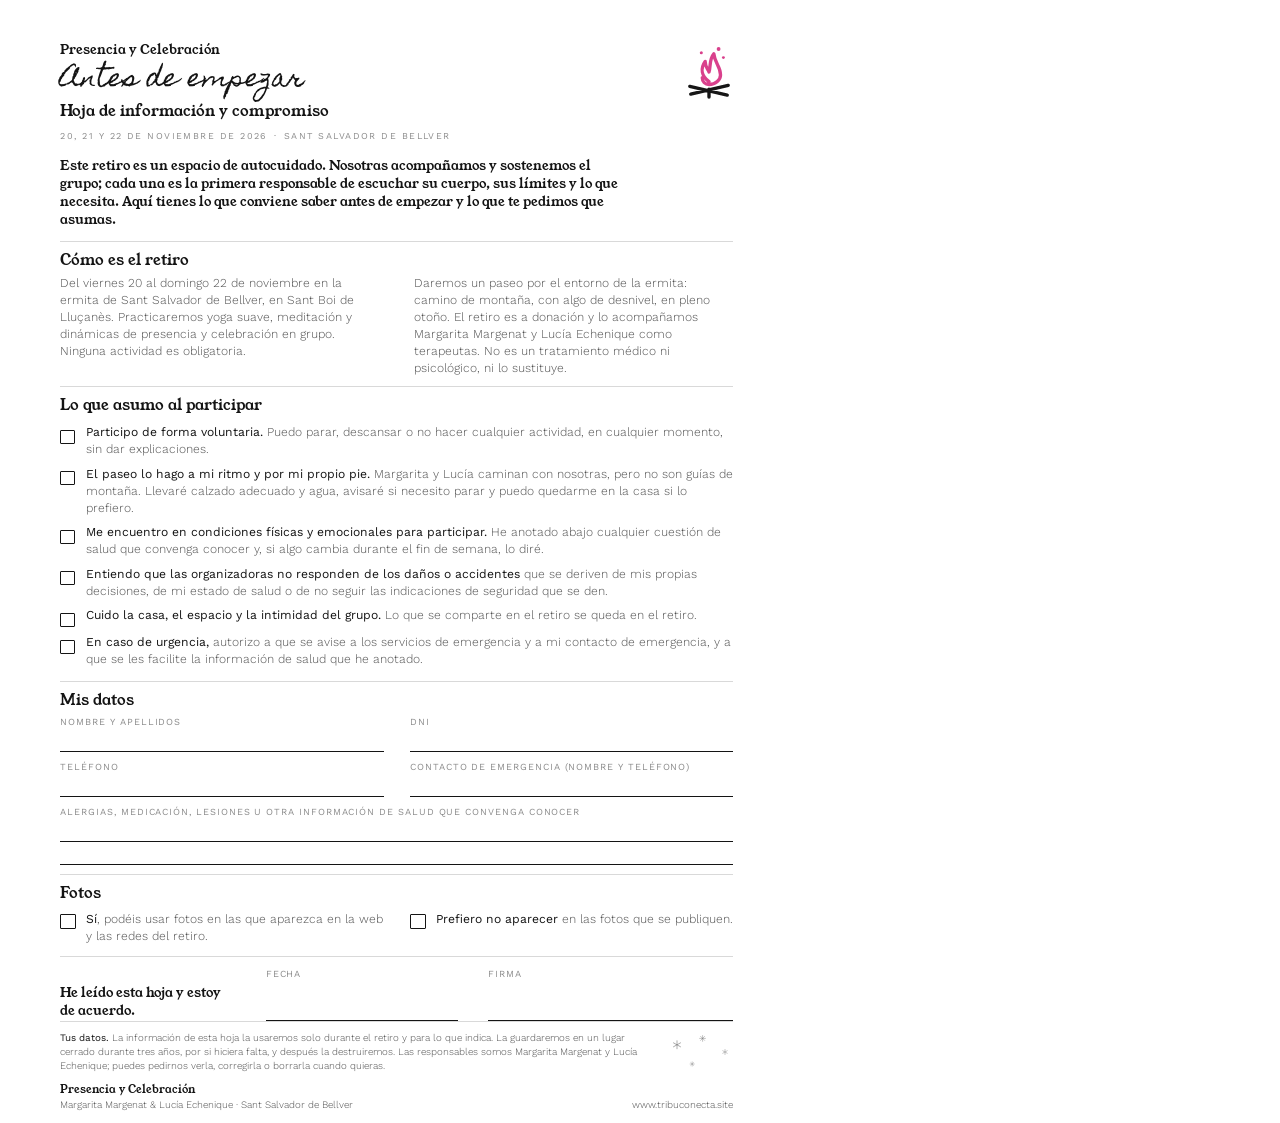
<file: documentos/fuente/hoja-de-compromiso.html>
<!doctype html>
<html lang="es">
<head>
<meta charset="utf-8">
<title>Hoja de información y compromiso · Presencia y Celebración</title>
<style>
@font-face{font-family:'Young Serif';font-style:normal;font-weight:400;src:url(../../fonts/young-serif-400.woff2) format('woff2')}
@font-face{font-family:'Homemade Apple';font-style:normal;font-weight:400;src:url(../../fonts/homemade-apple-400.woff2) format('woff2')}
@font-face{font-family:'Work Sans';font-style:normal;font-weight:300;src:url(../../fonts/work-sans-300.woff2) format('woff2')}
@font-face{font-family:'Work Sans';font-style:normal;font-weight:400;src:url(../../fonts/work-sans-400.woff2) format('woff2')}
@font-face{font-family:'Work Sans';font-style:normal;font-weight:500;src:url(../../fonts/work-sans-500.woff2) format('woff2')}
:root{
  --fondo:#FFFFFF; --tinta:#141414; --tinta-2:#4F4F4F; --plata:#8C8C8C;
  --acento:#D9418C; --line:rgba(20,20,20,.16);
  --serif:'Young Serif',Georgia,serif; --mano:'Homemade Apple',cursive; --sans:'Work Sans',system-ui,sans-serif;
}
@page{size:A4;margin:0}
*{box-sizing:border-box}
html,body{margin:0;background:var(--fondo);color:var(--tinta)}
body{font-family:var(--sans);font-weight:300;font-size:9.1pt;line-height:1.4;-webkit-font-smoothing:antialiased;-webkit-print-color-adjust:exact;print-color-adjust:exact}
p{margin:0;color:var(--tinta-2)}
.hoja{width:210mm;height:297mm;overflow:hidden;padding:11mm 16mm 9mm;display:flex;flex-direction:column}

/* cabecera */
.cab{display:grid;grid-template-columns:1fr auto;gap:4mm 8mm;align-items:start;margin-bottom:3mm}
.cab .nombre{font-family:var(--serif);font-size:9.5pt;color:var(--tinta)}
.cab h1{font-family:var(--mano);font-weight:400;font-size:19pt;line-height:1.55;margin:.05em 0 .05em;color:var(--tinta)}
.cab .sub{font-family:var(--serif);font-size:11.5pt;color:var(--tinta);margin:0}
.cab .meta{font-weight:400;font-size:6.8pt;letter-spacing:.16em;text-transform:uppercase;color:var(--plata);line-height:1.9;margin:1.5mm 0 0}
.cab .meta span+span::before{content:"·";margin:0 .7em;color:var(--plata)}
.marca{width:48px;height:54px;color:var(--tinta);margin-top:1mm}

.lede{font-family:var(--serif);font-size:9.6pt;line-height:1.42;color:var(--tinta);max-width:44em;margin:0 0 3mm}

/* bloques */
.bloque{border-top:1px solid var(--line);padding:2.6mm 0 2.4mm}
h2{font-family:var(--serif);font-weight:400;font-size:11pt;line-height:1.2;margin:0 0 1.6mm;color:var(--tinta)}
.cols{display:grid;grid-template-columns:1fr 1fr;gap:0 9mm}

ul{list-style:none;margin:0;padding:0}
.asumo li{display:grid;grid-template-columns:4.2mm 1fr;gap:0 2.6mm;padding:1mm 0;color:var(--tinta-2)}
.asumo li::before{content:"";width:3.2mm;height:3.2mm;margin-top:1.4mm;border:1px solid var(--tinta);border-radius:1px}
.asumo b{font-weight:400;color:var(--tinta)}

/* datos */
.campos{display:grid;grid-template-columns:1fr 1fr;gap:2.2mm 7mm;margin-top:.5mm}
.campo{display:flex;flex-direction:column;gap:0}
.campo span{font-weight:400;font-size:7pt;letter-spacing:.1em;text-transform:uppercase;color:var(--plata)}
.campo i{display:block;height:6.2mm;border-bottom:1px solid var(--tinta)}
.campo.ancho{grid-column:1/-1}

/* fotos */
.imagen{display:grid;grid-template-columns:1fr 1fr;gap:2mm 7mm}
.opcion{display:grid;grid-template-columns:4.2mm 1fr;gap:0 2.6mm;color:var(--tinta-2);padding:.6mm 0}
.opcion::before{content:"";width:3.6mm;height:3.6mm;margin-top:.8mm;border:1px solid var(--tinta);border-radius:1px}
.opcion b{font-weight:400;color:var(--tinta)}

/* firma */
.firma{border-top:1px solid var(--line);padding-top:2.6mm;display:grid;grid-template-columns:1fr 1.1fr 1.4fr;gap:0 8mm;align-items:end}
.firma .campo i{height:11mm}
.firma .acuerdo{font-family:var(--serif);font-size:10pt;color:var(--tinta);line-height:1.35;align-self:end;padding-bottom:.5mm}

.datos{font-size:7.4pt;line-height:1.38;color:var(--tinta-2);margin-top:auto;padding-top:2.4mm;border-top:1px solid var(--line);display:grid;grid-template-columns:1fr auto;gap:0 8mm;align-items:end}
.datos b{font-weight:400;color:var(--tinta)}
.estrellas{color:var(--tinta);opacity:.55;width:64px;height:40px;display:block}
footer{padding-top:2.2mm;font-size:7.4pt;color:var(--tinta-2);display:flex;justify-content:space-between;align-items:flex-end}
footer .fname{font-family:var(--serif);font-size:8.6pt;color:var(--tinta);display:block;margin-bottom:.15em}
</style>
</head>
<body>
<svg width="0" height="0" style="position:absolute" aria-hidden="true"><defs>
<filter id="pulso" x="-10%" y="-10%" width="120%" height="120%"><feTurbulence type="fractalNoise" baseFrequency=".035" numOctaves="3" seed="7" result="n"/><feDisplacementMap in="SourceGraphic" in2="n" scale="2.4" xChannelSelector="R" yChannelSelector="G"/></filter>
<g id="hoguera" filter="url(#pulso)" fill="none" stroke-linecap="round" stroke-linejoin="round"><path d="M62,138 L140,120 M60,122 L138,140 M100,144 L100,128" stroke="currentColor" stroke-width="7"/><path d="M100,112 C84,100 82,84 92,70 C92,82 98,86 100,92 C104,80 100,66 110,54 C112,74 124,80 124,98 C124,108 114,118 100,118 C92,118 86,112 86,104" style="stroke:var(--acento)" stroke-width="7"/><circle cx="120" cy="44" r="4" style="fill:var(--acento)"/><circle cx="84" cy="52" r="3.2" style="fill:var(--acento)"/><circle cx="130" cy="62" r="3" style="fill:var(--acento)"/></g>
<g id="palitos" fill="none" stroke="currentColor" stroke-width="1.5" stroke-linecap="round"><path d="M0,-9 L0,9 M-8,-4.5 L8,4.5 M-8,4.5 L8,-4.5"/></g>
<g id="palitos4" fill="none" stroke="currentColor" stroke-width="1.5" stroke-linecap="round"><path d="M0,-9 L0,9 M-9,0 L9,0 M-6,-6 L6,6 M-6,6 L6,-6"/></g>
<g id="cielo-chico" filter="url(#pulso)"><use href="#palitos" transform="translate(20,30) scale(1.1)"/><use href="#palitos4" transform="translate(84,14) scale(.8)"/><use href="#palitos" transform="translate(140,48) scale(.7)"/><use href="#palitos4" transform="translate(58,78) scale(.6)"/></g>
</defs></svg>

<main class="hoja">
  <header class="cab">
    <div>
      <div class="nombre">Presencia y Celebración</div>
      <h1>Antes de empezar</h1>
      <p class="sub">Hoja de información y compromiso</p>
      <p class="meta"><span>20, 21 y 22 de noviembre de 2026</span><span>Sant Salvador de Bellver</span></p>
    </div>
    <svg class="marca" viewBox="50 36 100 112" aria-hidden="true"><use href="#hoguera"/></svg>
  </header>

  <p class="lede">Este retiro es un espacio de autocuidado. Nosotras acompañamos y sostenemos el grupo; cada una es la primera responsable de escuchar su cuerpo, sus límites y lo que necesita. Aquí tienes lo que conviene saber antes de empezar y lo que te pedimos que asumas.</p>

  <section class="bloque">
    <h2>Cómo es el retiro</h2>
    <div class="cols">
      <p>Del viernes 20 al domingo 22 de noviembre en la ermita de Sant Salvador de Bellver, en Sant Boi de Lluçanès. Practicaremos yoga suave, meditación y dinámicas de presencia y celebración en grupo. Ninguna actividad es obligatoria.</p>
      <p>Daremos un paseo por el entorno de la ermita: camino de montaña, con algo de desnivel, en pleno otoño. El retiro es a donación y lo acompañamos Margarita Margenat y Lucía Echenique como terapeutas. No es un tratamiento médico ni psicológico, ni lo sustituye.</p>
    </div>
  </section>

  <section class="bloque">
    <h2>Lo que asumo al participar</h2>
    <ul class="asumo">
      <li><span><b>Participo de forma voluntaria.</b> Puedo parar, descansar o no hacer cualquier actividad, en cualquier momento, sin dar explicaciones.</span></li>
      <li><span><b>El paseo lo hago a mi ritmo y por mi propio pie.</b> Margarita y Lucía caminan con nosotras, pero no son guías de montaña. Llevaré calzado adecuado y agua, avisaré si necesito parar y puedo quedarme en la casa si lo prefiero.</span></li>
      <li><span><b>Me encuentro en condiciones físicas y emocionales para participar.</b> He anotado abajo cualquier cuestión de salud que convenga conocer y, si algo cambia durante el fin de semana, lo diré.</span></li>
      <li><span><b>Entiendo que las organizadoras no responden de los daños o accidentes</b> que se deriven de mis propias decisiones, de mi estado de salud o de no seguir las indicaciones de seguridad que se den.</span></li>
      <li><span><b>Cuido la casa, el espacio y la intimidad del grupo.</b> Lo que se comparte en el retiro se queda en el retiro.</span></li>
      <li><span><b>En caso de urgencia,</b> autorizo a que se avise a los servicios de emergencia y a mi contacto de emergencia, y a que se les facilite la información de salud que he anotado.</span></li>
    </ul>
  </section>

  <section class="bloque">
    <h2>Mis datos</h2>
    <div class="campos">
      <label class="campo"><span>Nombre y apellidos</span><i></i></label>
      <label class="campo"><span>DNI</span><i></i></label>
      <label class="campo"><span>Teléfono</span><i></i></label>
      <label class="campo"><span>Contacto de emergencia (nombre y teléfono)</span><i></i></label>
      <label class="campo ancho"><span>Alergias, medicación, lesiones u otra información de salud que convenga conocer</span><i></i><i></i></label>
    </div>
  </section>

  <section class="bloque">
    <h2>Fotos</h2>
    <div class="imagen">
      <div class="opcion"><span><b>Sí</b>, podéis usar fotos en las que aparezca en la web y las redes del retiro.</span></div>
      <div class="opcion"><span><b>Prefiero no aparecer</b> en las fotos que se publiquen.</span></div>
    </div>
  </section>

  <section class="firma">
    <p class="acuerdo">He leído esta hoja y estoy de acuerdo.</p>
    <label class="campo"><span>Fecha</span><i></i></label>
    <label class="campo"><span>Firma</span><i></i></label>
  </section>

  <div class="datos">
    <p><b>Tus datos.</b> La información de esta hoja la usaremos solo durante el retiro y para lo que indica. La guardaremos en un lugar cerrado durante tres años, por si hiciera falta, y después la destruiremos. Las responsables somos Margarita Margenat y Lucía Echenique; puedes pedirnos verla, corregirla o borrarla cuando quieras.</p>
    <svg class="estrellas" viewBox="0 0 160 96" aria-hidden="true"><use href="#cielo-chico"/></svg>
  </div>

  <footer>
    <div><span class="fname">Presencia y Celebración</span>Margarita Margenat &amp; Lucía Echenique · Sant Salvador de Bellver</div>
    <div>www.tribuconecta.site</div>
  </footer>
</main>
</body>
</html>
</file>
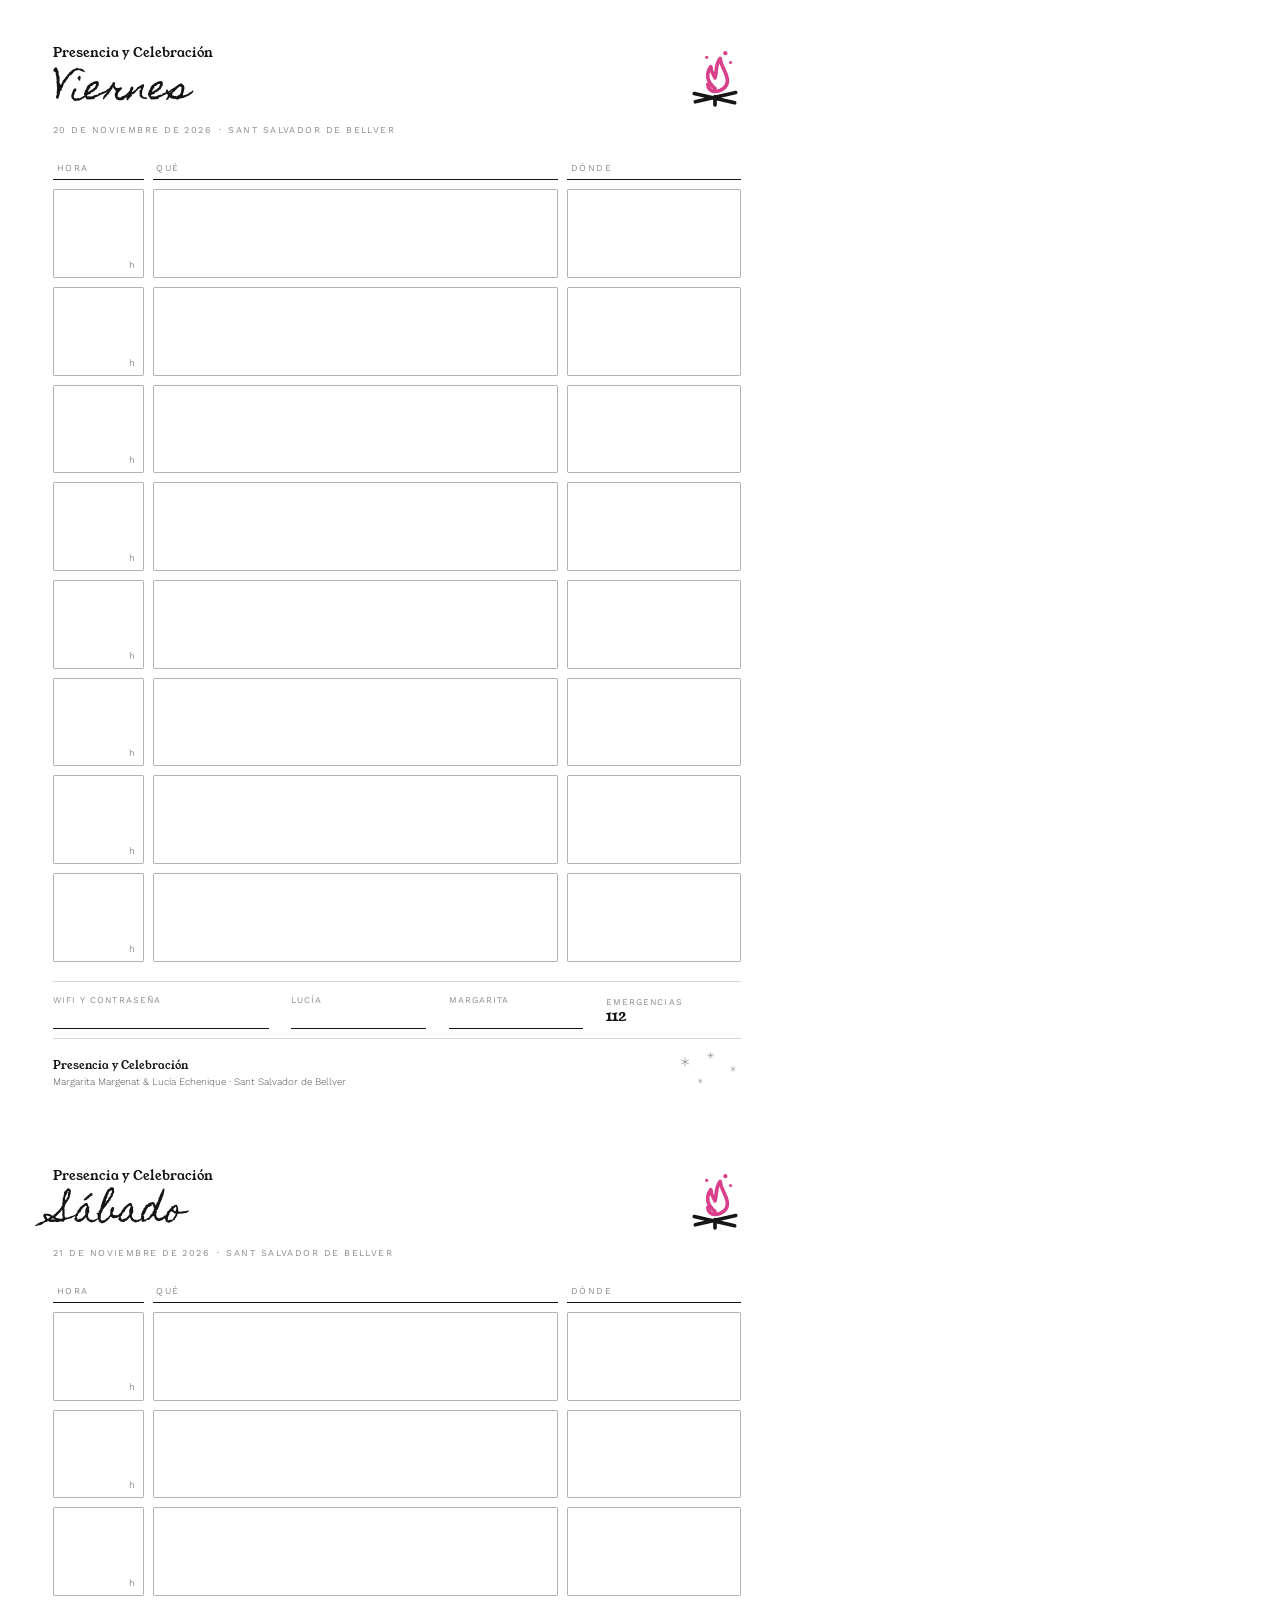
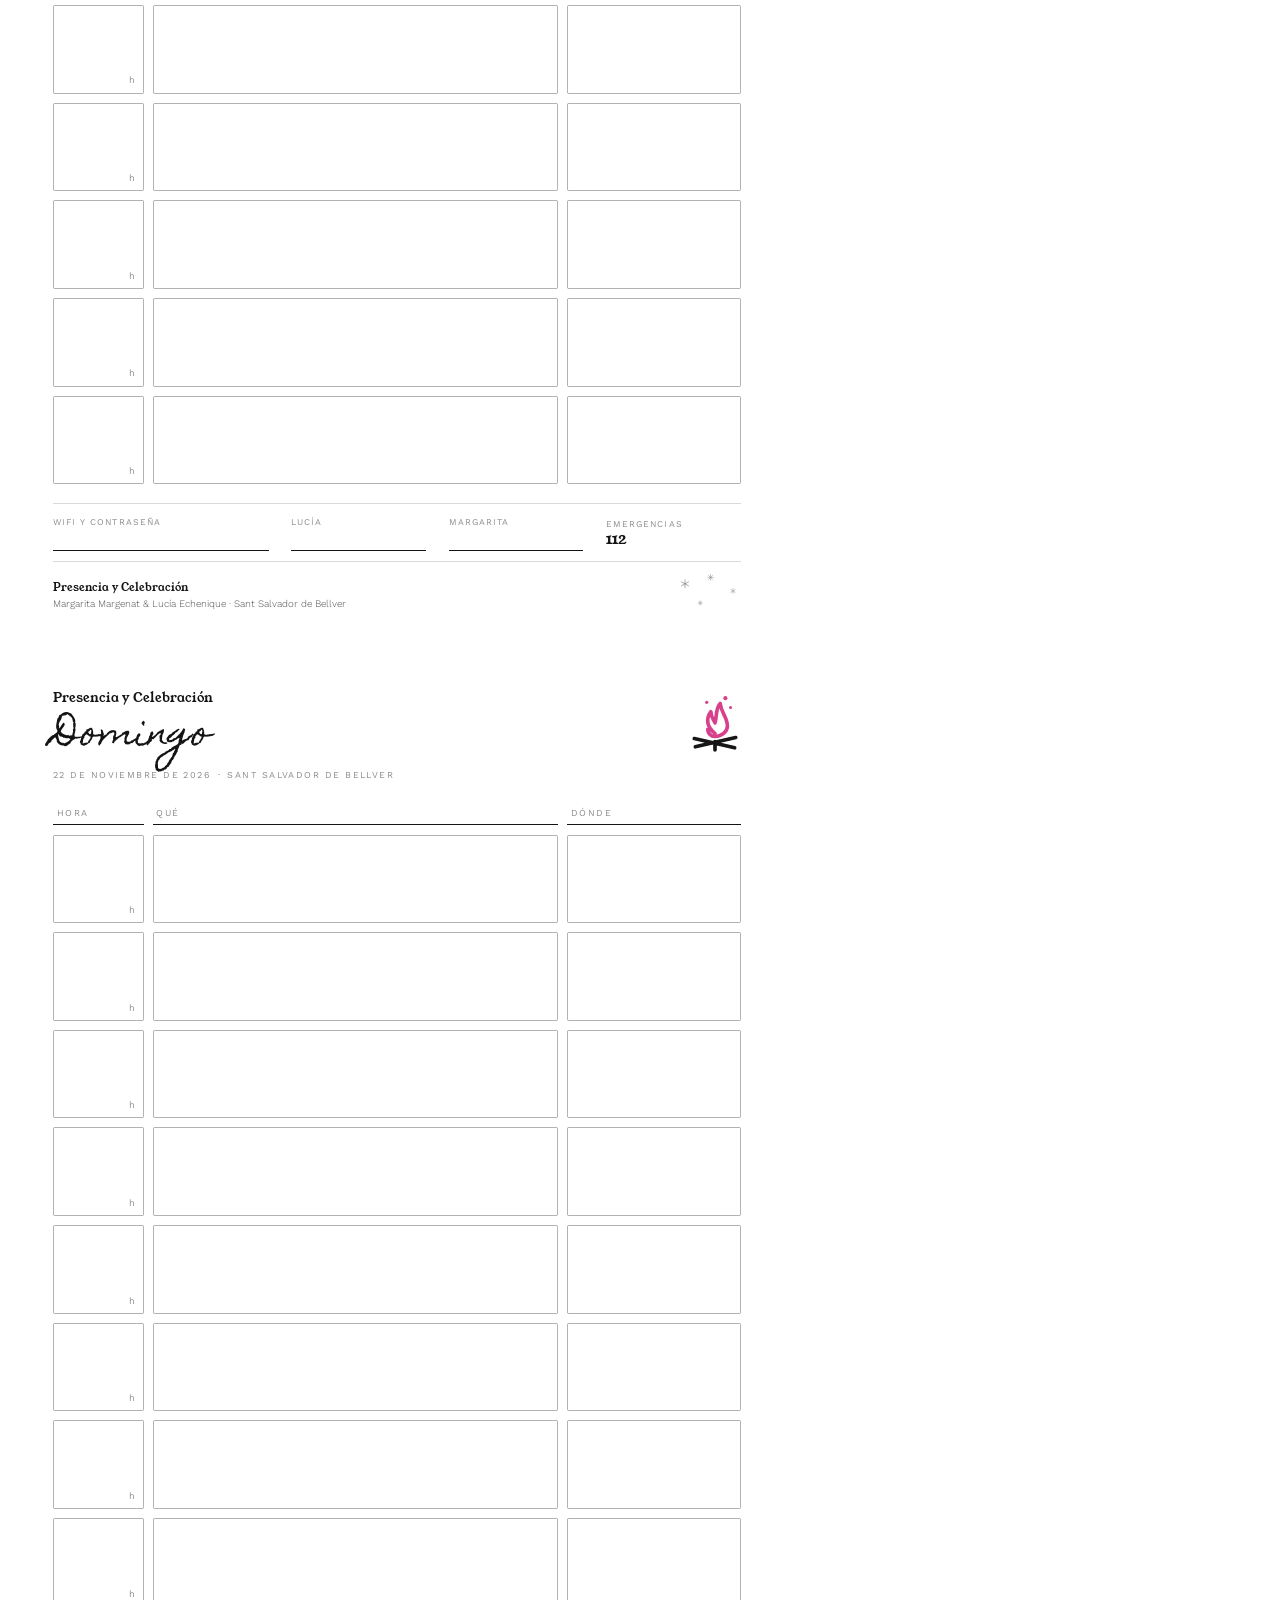
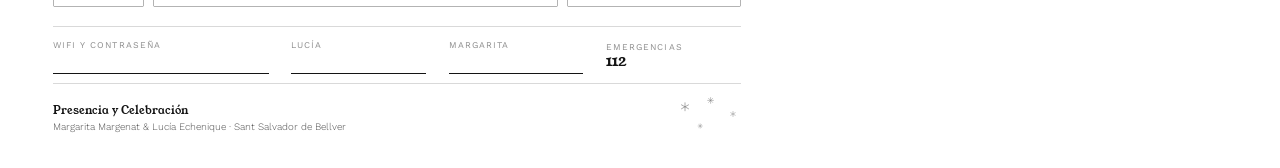
<file: documentos/fuente/horario.html>
<!doctype html>
<html lang="es">
<head>
<meta charset="utf-8">
<title>Horario · Presencia y Celebración</title>
<style>
@font-face{font-family:'Young Serif';font-style:normal;font-weight:400;src:url(../../fonts/young-serif-400.woff2) format('woff2')}
@font-face{font-family:'Homemade Apple';font-style:normal;font-weight:400;src:url(../../fonts/homemade-apple-400.woff2) format('woff2')}
@font-face{font-family:'Work Sans';font-style:normal;font-weight:300;src:url(../../fonts/work-sans-300.woff2) format('woff2')}
@font-face{font-family:'Work Sans';font-style:normal;font-weight:400;src:url(../../fonts/work-sans-400.woff2) format('woff2')}
:root{
  --fondo:#FFFFFF; --tinta:#141414; --tinta-2:#4F4F4F; --plata:#8C8C8C;
  --acento:#D9418C; --line:rgba(20,20,20,.16); --caja:rgba(20,20,20,.32);
  --serif:'Young Serif',Georgia,serif; --mano:'Homemade Apple',cursive; --sans:'Work Sans',system-ui,sans-serif;
}
@page{size:A4;margin:0}
*{box-sizing:border-box}
html,body{margin:0;background:var(--fondo);color:var(--tinta)}
body{font-family:var(--sans);font-weight:300;font-size:9.2pt;line-height:1.4;-webkit-font-smoothing:antialiased;-webkit-print-color-adjust:exact;print-color-adjust:exact}
p{margin:0;color:var(--tinta-2)}
.hoja{width:210mm;height:297mm;overflow:hidden;padding:12mm 14mm 9mm;display:flex;flex-direction:column;break-after:page}
.hoja:last-child{break-after:auto}

/* cabecera */
.cab{display:grid;grid-template-columns:1fr auto;gap:0 8mm;align-items:start;margin-bottom:6mm}
.cab .nombre{font-family:var(--serif);font-size:9.5pt;color:var(--tinta)}
.cab h1{font-family:var(--mano);font-weight:400;font-size:26pt;line-height:1.55;margin:.05em 0 0;color:var(--tinta)}
.cab .meta{font-weight:400;font-size:6.8pt;letter-spacing:.16em;text-transform:uppercase;color:var(--plata);line-height:1.9;margin:1mm 0 0}
.cab .meta span+span::before{content:"·";margin:0 .7em;color:var(--plata)}
.marca{width:52px;height:58px;color:var(--tinta);margin-top:1mm}

/* rejilla del día */
.plano{flex:1;display:grid;grid-template-columns:24mm 1fr 46mm;grid-template-rows:auto repeat(8,1fr);gap:2.4mm;min-height:0}
.col{font-weight:400;font-size:6.8pt;letter-spacing:.16em;text-transform:uppercase;color:var(--plata);padding:0 0 1.2mm 1mm;border-bottom:1px solid var(--tinta);align-self:end}
.cuadro{border:1px solid var(--caja);border-radius:1.5px}
.cuadro.hora{position:relative}
.cuadro.hora::after{content:"h";position:absolute;right:2mm;bottom:1.6mm;font-size:7pt;color:var(--plata);font-weight:400}

/* pie práctico */
.practico{margin-top:5mm;padding-top:3.2mm;border-top:1px solid var(--line);display:grid;grid-template-columns:1.6fr 1fr 1fr 1fr;gap:2.6mm 6mm}
.campo{display:flex;flex-direction:column}
.campo span{font-weight:400;font-size:6.6pt;letter-spacing:.12em;text-transform:uppercase;color:var(--plata)}
.campo i{display:block;height:6mm;border-bottom:1px solid var(--tinta)}
.campo.fijo{justify-content:flex-end}
.campo.fijo b{font-family:var(--serif);font-weight:400;font-size:12pt;color:var(--tinta);line-height:1;padding-bottom:1.2mm}

footer{padding-top:2.4mm;margin-top:2.6mm;border-top:1px solid var(--line);font-size:7.4pt;color:var(--tinta-2);display:flex;justify-content:space-between;align-items:flex-end}
footer .fname{font-family:var(--serif);font-size:8.6pt;color:var(--tinta);display:block;margin-bottom:.15em}
.estrellas{color:var(--tinta);opacity:.55;width:64px;height:40px;display:block}
</style>
</head>
<body>
<svg width="0" height="0" style="position:absolute" aria-hidden="true"><defs>
<filter id="pulso" x="-10%" y="-10%" width="120%" height="120%"><feTurbulence type="fractalNoise" baseFrequency=".035" numOctaves="3" seed="7" result="n"/><feDisplacementMap in="SourceGraphic" in2="n" scale="2.4" xChannelSelector="R" yChannelSelector="G"/></filter>
<g id="hoguera" filter="url(#pulso)" fill="none" stroke-linecap="round" stroke-linejoin="round"><path d="M62,138 L140,120 M60,122 L138,140 M100,144 L100,128" stroke="currentColor" stroke-width="7"/><path d="M100,112 C84,100 82,84 92,70 C92,82 98,86 100,92 C104,80 100,66 110,54 C112,74 124,80 124,98 C124,108 114,118 100,118 C92,118 86,112 86,104" style="stroke:var(--acento)" stroke-width="7"/><circle cx="120" cy="44" r="4" style="fill:var(--acento)"/><circle cx="84" cy="52" r="3.2" style="fill:var(--acento)"/><circle cx="130" cy="62" r="3" style="fill:var(--acento)"/></g>
<g id="palitos" fill="none" stroke="currentColor" stroke-width="1.5" stroke-linecap="round"><path d="M0,-9 L0,9 M-8,-4.5 L8,4.5 M-8,4.5 L8,-4.5"/></g>
<g id="palitos4" fill="none" stroke="currentColor" stroke-width="1.5" stroke-linecap="round"><path d="M0,-9 L0,9 M-9,0 L9,0 M-6,-6 L6,6 M-6,6 L6,-6"/></g>
<g id="cielo-chico" filter="url(#pulso)"><use href="#palitos" transform="translate(20,30) scale(1.1)"/><use href="#palitos4" transform="translate(84,14) scale(.8)"/><use href="#palitos" transform="translate(140,48) scale(.7)"/><use href="#palitos4" transform="translate(58,78) scale(.6)"/></g>
</defs></svg>

<!-- Las tres hojas se generan con el script de abajo a partir de esta plantilla -->
<template id="dia">
<main class="hoja">
  <header class="cab">
    <div>
      <div class="nombre">Presencia y Celebración</div>
      <h1 class="titulo"></h1>
      <p class="meta"><span class="fecha"></span><span>Sant Salvador de Bellver</span></p>
    </div>
    <svg class="marca" viewBox="50 36 100 112" aria-hidden="true"><use href="#hoguera"/></svg>
  </header>

  <section class="plano">
    <div class="col">Hora</div>
    <div class="col">Qué</div>
    <div class="col">Dónde</div>
  </section>

  <section class="practico">
    <label class="campo"><span>Wifi y contraseña</span><i></i></label>
    <label class="campo"><span>Lucía</span><i></i></label>
    <label class="campo"><span>Margarita</span><i></i></label>
    <div class="campo fijo"><span>Emergencias</span><b>112</b></div>
  </section>

  <footer>
    <div><span class="fname">Presencia y Celebración</span>Margarita Margenat &amp; Lucía Echenique · Sant Salvador de Bellver</div>
    <svg class="estrellas" viewBox="0 0 160 96" aria-hidden="true"><use href="#cielo-chico"/></svg>
  </footer>
</main>
</template>

<script>
(function(){
  var dias = [["Viernes","20 de noviembre de 2026"],["Sábado","21 de noviembre de 2026"],["Domingo","22 de noviembre de 2026"]];
  var t = document.getElementById('dia');
  dias.forEach(function(d){
    var n = t.content.cloneNode(true);
    n.querySelector('.titulo').textContent = d[0];
    n.querySelector('.fecha').textContent = d[1];
    var plano = n.querySelector('.plano');
    for (var i = 0; i < 8; i++) {
      ['hora','que','donde'].forEach(function(c){
        var q = document.createElement('div'); q.className = 'cuadro ' + c; plano.appendChild(q);
      });
    }
    document.body.appendChild(n);
  });
})();
</script>
</body>
</html>
</file>
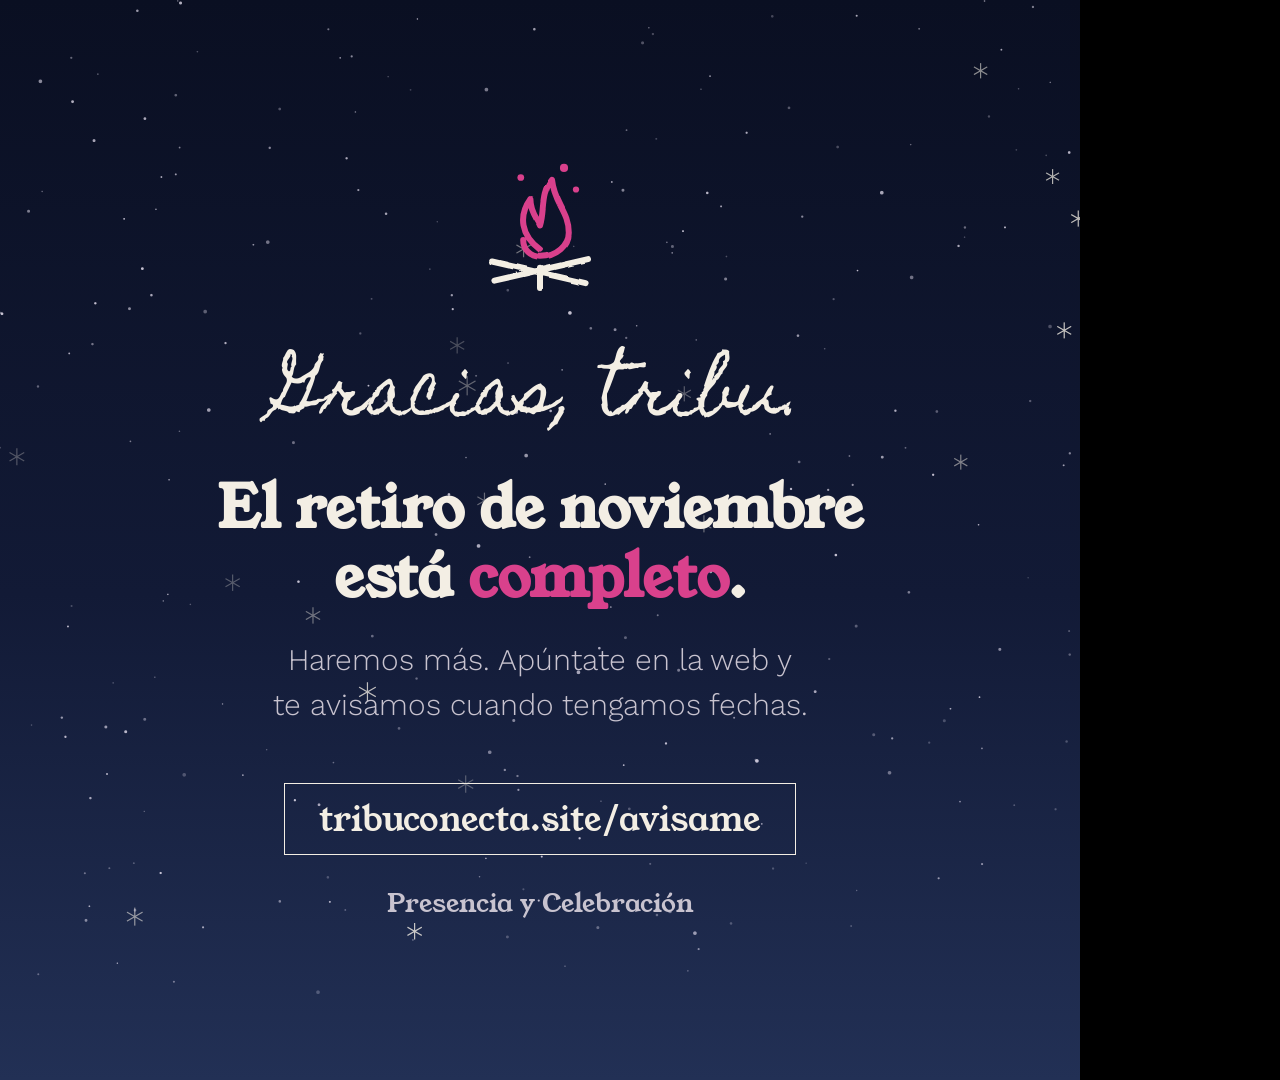
<file: documentos/fuente/post-avisame.html>
<!DOCTYPE html>
<html lang="es">
<head>
<meta charset="UTF-8">
<title>Post · Avísame del próximo retiro</title>
<style>
@font-face{font-family:'Young Serif';font-weight:400;src:url(../../fonts/young-serif-400.woff2) format('woff2')}
@font-face{font-family:'Homemade Apple';font-weight:400;src:url(../../fonts/homemade-apple-400.woff2) format('woff2')}
@font-face{font-family:'Work Sans';font-weight:300;src:url(../../fonts/work-sans-300.woff2) format('woff2')}
@font-face{font-family:'Work Sans';font-weight:400;src:url(../../fonts/work-sans-400.woff2) format('woff2')}
:root{--noche:#0A0F22;--noche-2:#121A36;--noche-3:#223055;--hueso:#F3EEE4;--hueso-2:#C8C3CF;--acento:#D9418C;--serif:'Young Serif',Georgia,serif;--mano:'Homemade Apple',cursive;--sans:'Work Sans',system-ui,sans-serif}
*{box-sizing:border-box}
html,body{margin:0;background:#000}
.post{position:relative;width:1080px;height:1080px;overflow:hidden;color:var(--hueso);background:linear-gradient(180deg,#0A0F22 0%,#121A36 55%,#223055 100%);font-family:var(--sans);font-weight:300;-webkit-font-smoothing:antialiased}
.post.story{height:1920px}
canvas.cielo{position:absolute;inset:0;width:100%;height:100%}
.in{position:absolute;inset:0;display:flex;flex-direction:column;align-items:center;justify-content:center;gap:56px;padding:80px 96px;text-align:center}
.story .in{gap:72px;padding:160px 110px}
.marca{width:120px;height:135px;color:var(--hueso)}
.story .marca{width:150px;height:168px}
.centro{display:grid;gap:26px;max-width:860px;justify-items:center}
.story .centro{gap:36px}
.gracias{font-family:var(--mano);font-size:66px;line-height:1.5;color:var(--hueso);margin:0}
.story .gracias{font-size:82px}
.titulo{font-family:var(--serif);font-size:58px;line-height:1.18;margin:0;color:var(--hueso);text-wrap:balance}
.story .titulo{font-size:74px}
.titulo em{font-style:normal;color:var(--acento)}
.texto{font-size:30px;line-height:1.5;color:var(--hueso-2);margin:0;max-width:24em;text-wrap:balance}
.story .texto{font-size:38px}
.pie{display:grid;gap:18px;justify-items:center}
.web{font-family:var(--serif);font-size:34px;color:var(--hueso);padding:18px 34px;border:1.5px solid var(--hueso);line-height:1}
.story .web{font-size:44px;padding:24px 44px}
.nombre{font-family:var(--serif);font-size:26px;color:var(--hueso-2);margin-top:12px}
.story .nombre{font-size:32px}
</style>
</head>
<body>
<svg width="0" height="0" style="position:absolute" aria-hidden="true"><defs>
<filter id="pulso" x="-10%" y="-10%" width="120%" height="120%"><feTurbulence type="fractalNoise" baseFrequency=".035" numOctaves="3" seed="7" result="n"/><feDisplacementMap in="SourceGraphic" in2="n" scale="2.4" xChannelSelector="R" yChannelSelector="G"/></filter>
<g id="hoguera" filter="url(#pulso)" fill="none" stroke-linecap="round" stroke-linejoin="round"><path d="M62,138 L140,120 M60,122 L138,140 M100,144 L100,128" stroke="currentColor" stroke-width="5"/><path d="M100,112 C84,100 82,84 92,70 C92,82 98,86 100,92 C104,80 100,66 110,54 C112,74 124,80 124,98 C124,108 114,118 100,118 C92,118 86,112 86,104" style="stroke:var(--acento)" stroke-width="5"/><circle cx="120" cy="44" r="3.4" style="fill:var(--acento)"/><circle cx="84" cy="52" r="2.8" style="fill:var(--acento)"/><circle cx="130" cy="62" r="2.6" style="fill:var(--acento)"/></g>
</defs></svg>

<div class="post" id="post">
  <canvas class="cielo"></canvas>
  <div class="in">
    <svg class="marca" viewBox="50 36 100 112" aria-hidden="true"><use href="#hoguera"/></svg>
    <div class="centro">
      <p class="gracias">Gracias, tribu.</p>
      <h1 class="titulo">El retiro de noviembre está <em>completo</em>.</h1>
      <p class="texto">Haremos más. Apúntate en la web y te avisamos cuando tengamos fechas.</p>
    </div>
    <div class="pie">
      <div class="web">tribuconecta.site/avisame</div>
      <div class="nombre">Presencia y Celebración</div>
    </div>
  </div>
</div>

<script>
// cielo de estrellas como el de la web (fijo, sin animación), con alguna estrella de palitos
(function(){
  var story = location.search.indexOf('story') > -1;
  if (story) document.getElementById('post').classList.add('story');
  var c = document.querySelector('canvas.cielo'), ctx = c.getContext('2d');
  var W = 1080, H = story ? 1920 : 1080, dpr = 2;
  c.width = W * dpr; c.height = H * dpr; ctx.setTransform(dpr, 0, 0, dpr, 0, 0);
  // semilla fija para que el post salga igual cada vez
  var seed = 7; function rnd(){ seed = (seed * 9301 + 49297) % 233280; return seed / 233280; }
  var n = Math.round(W * H / 4200);
  for (var i = 0; i < n; i++) {
    var x = rnd() * W, y = rnd() * H * .92, r = rnd() < .1 ? 1.8 : .7 + rnd() * .8, a = .25 + rnd() * .6;
    if (rnd() < .05) {
      var s = 6 + r * 2; ctx.globalAlpha = a; ctx.strokeStyle = '#F3EEE4'; ctx.lineWidth = 1.2; ctx.beginPath();
      ctx.moveTo(x, y - s); ctx.lineTo(x, y + s); ctx.moveTo(x - s * .87, y - s * .5); ctx.lineTo(x + s * .87, y + s * .5); ctx.moveTo(x - s * .87, y + s * .5); ctx.lineTo(x + s * .87, y - s * .5); ctx.stroke();
      continue;
    }
    ctx.globalAlpha = a; ctx.fillStyle = '#E9E3F2'; ctx.beginPath(); ctx.arc(x, y, r, 0, 6.28); ctx.fill();
  }
  ctx.globalAlpha = 1;
})();
</script>
</body>
</html>
</file>
